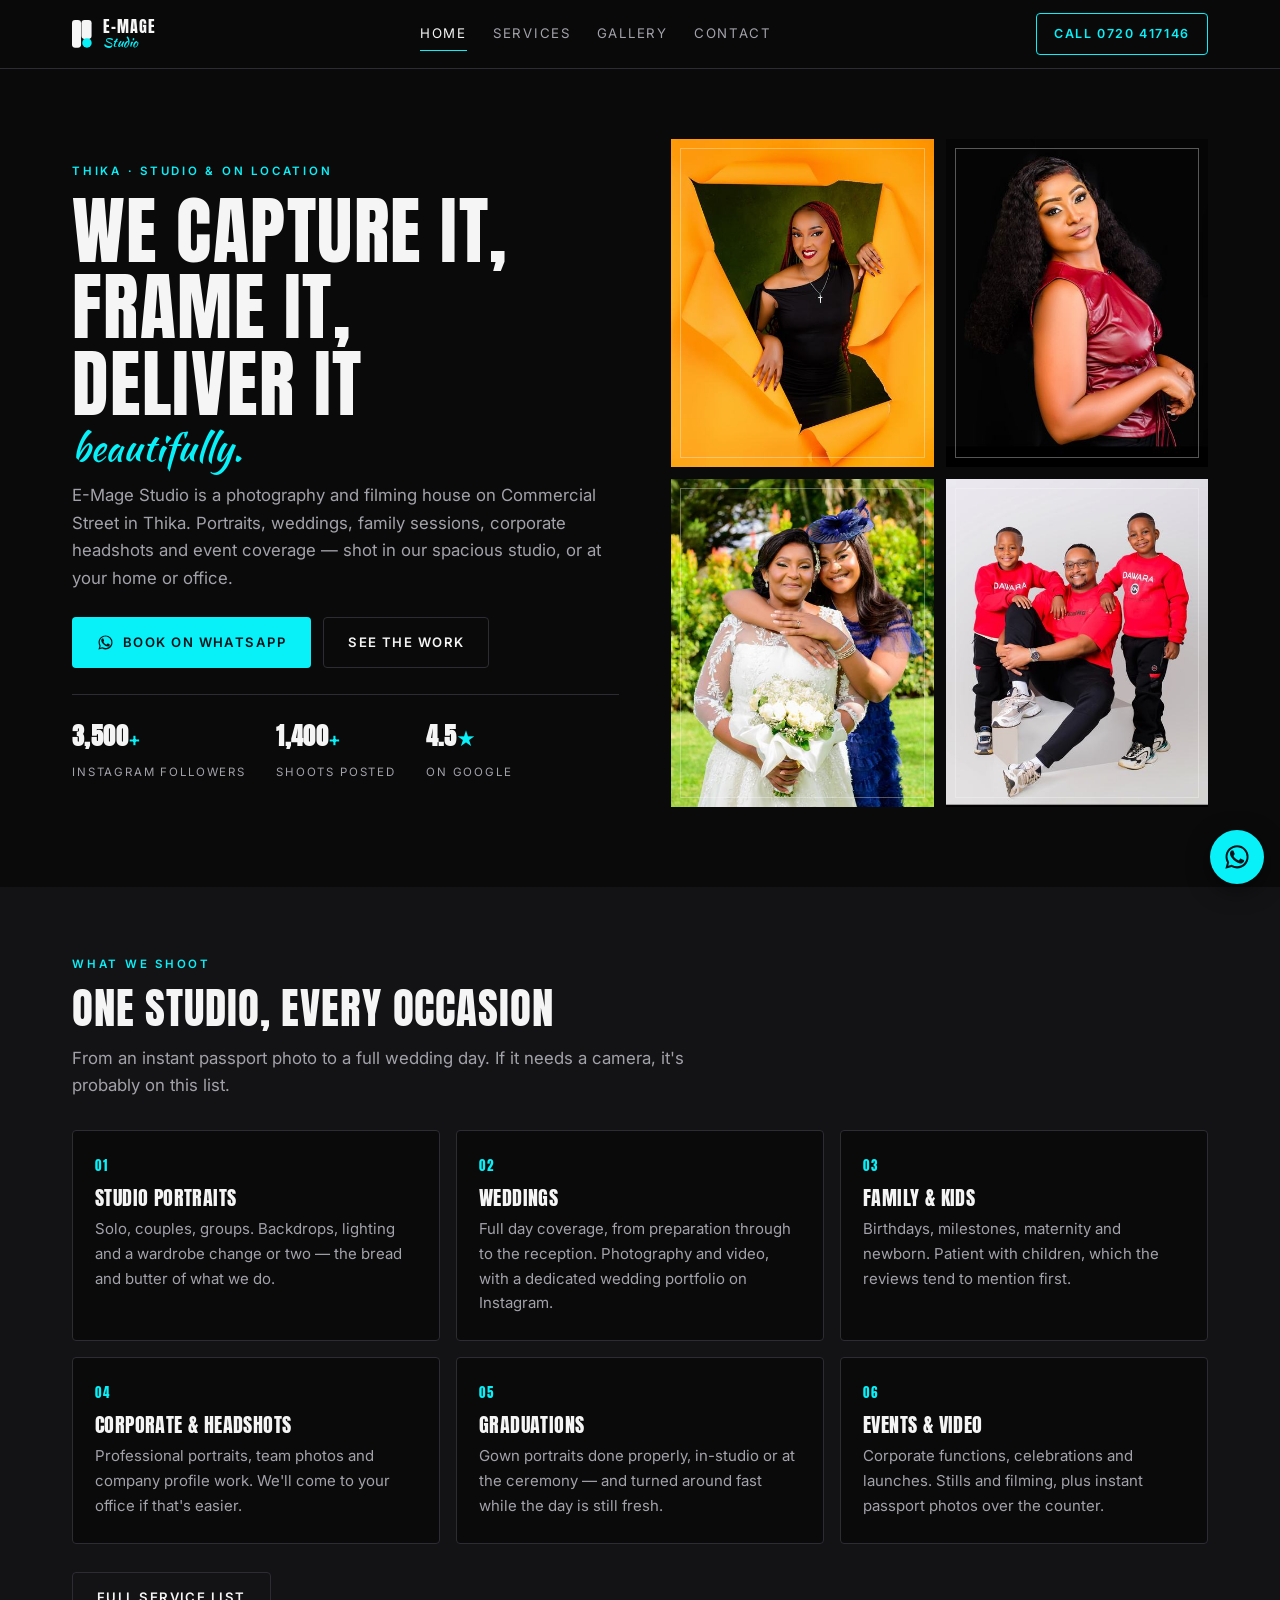
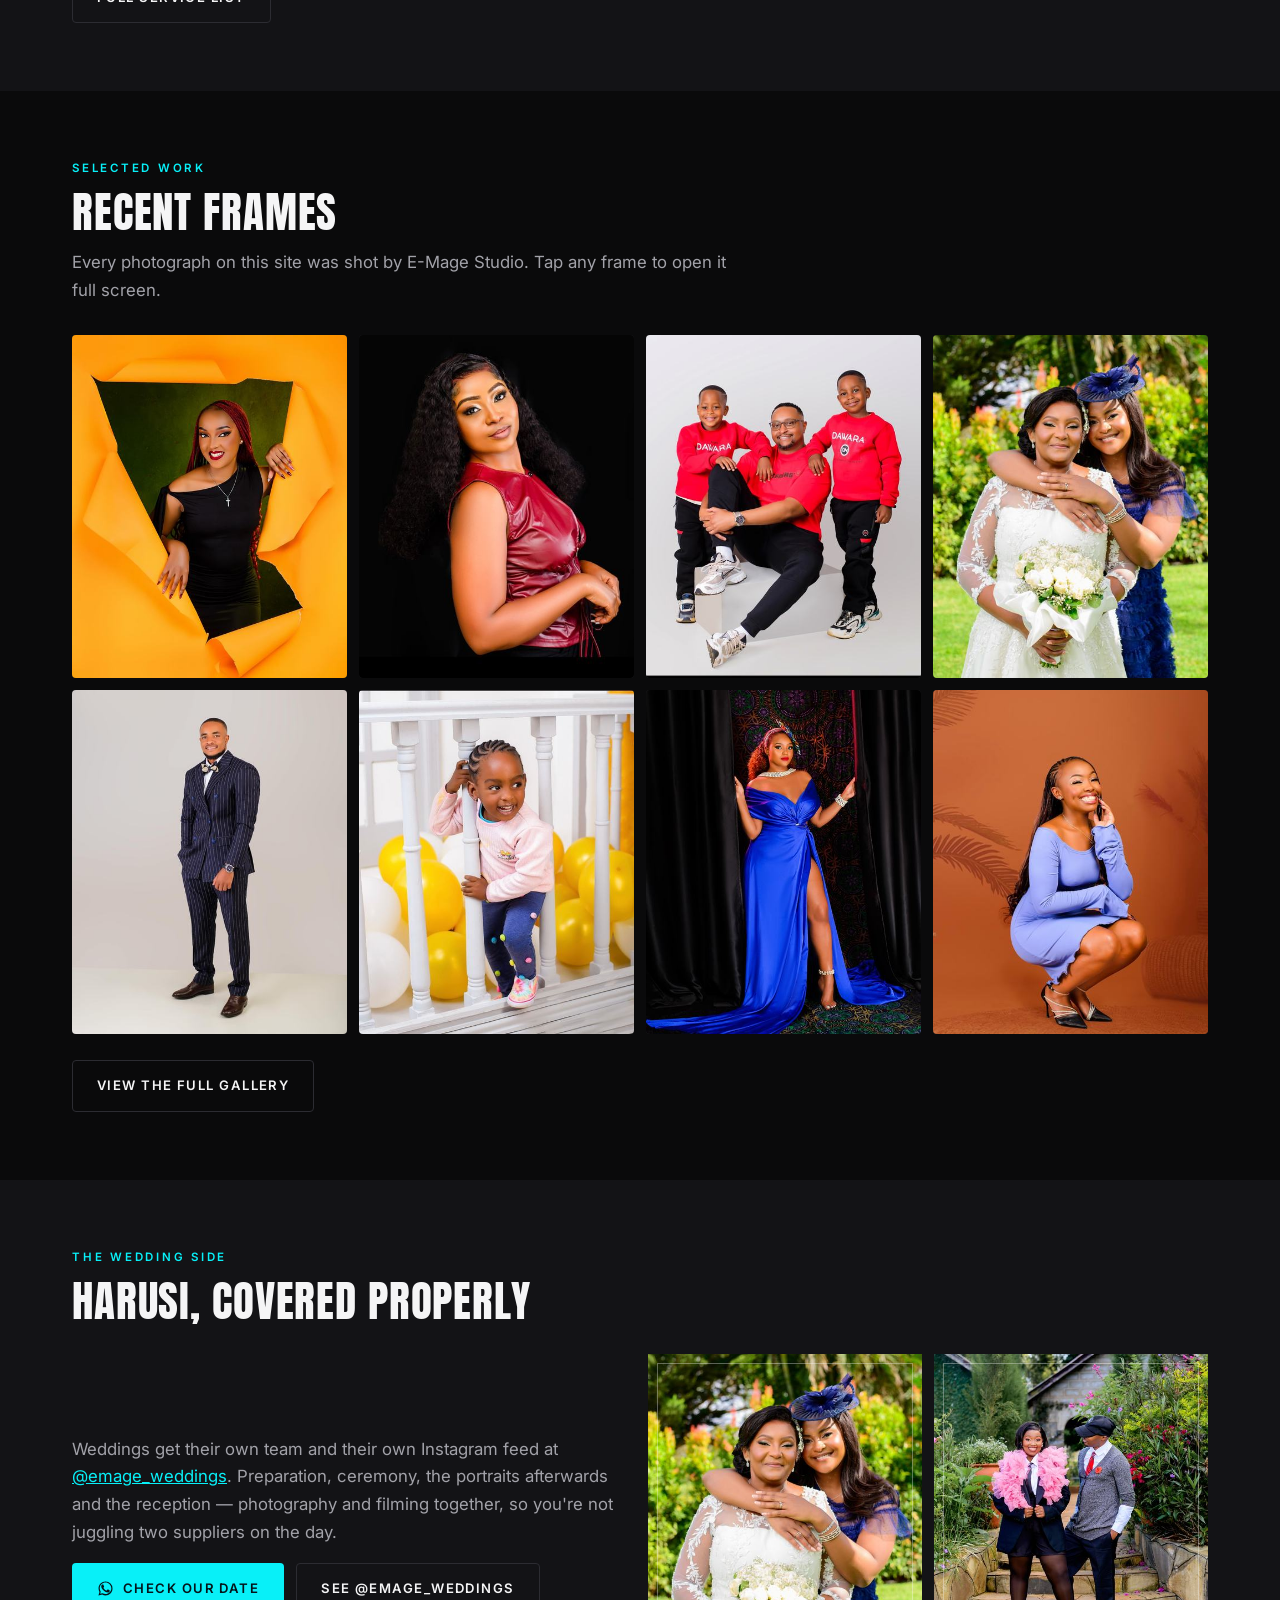
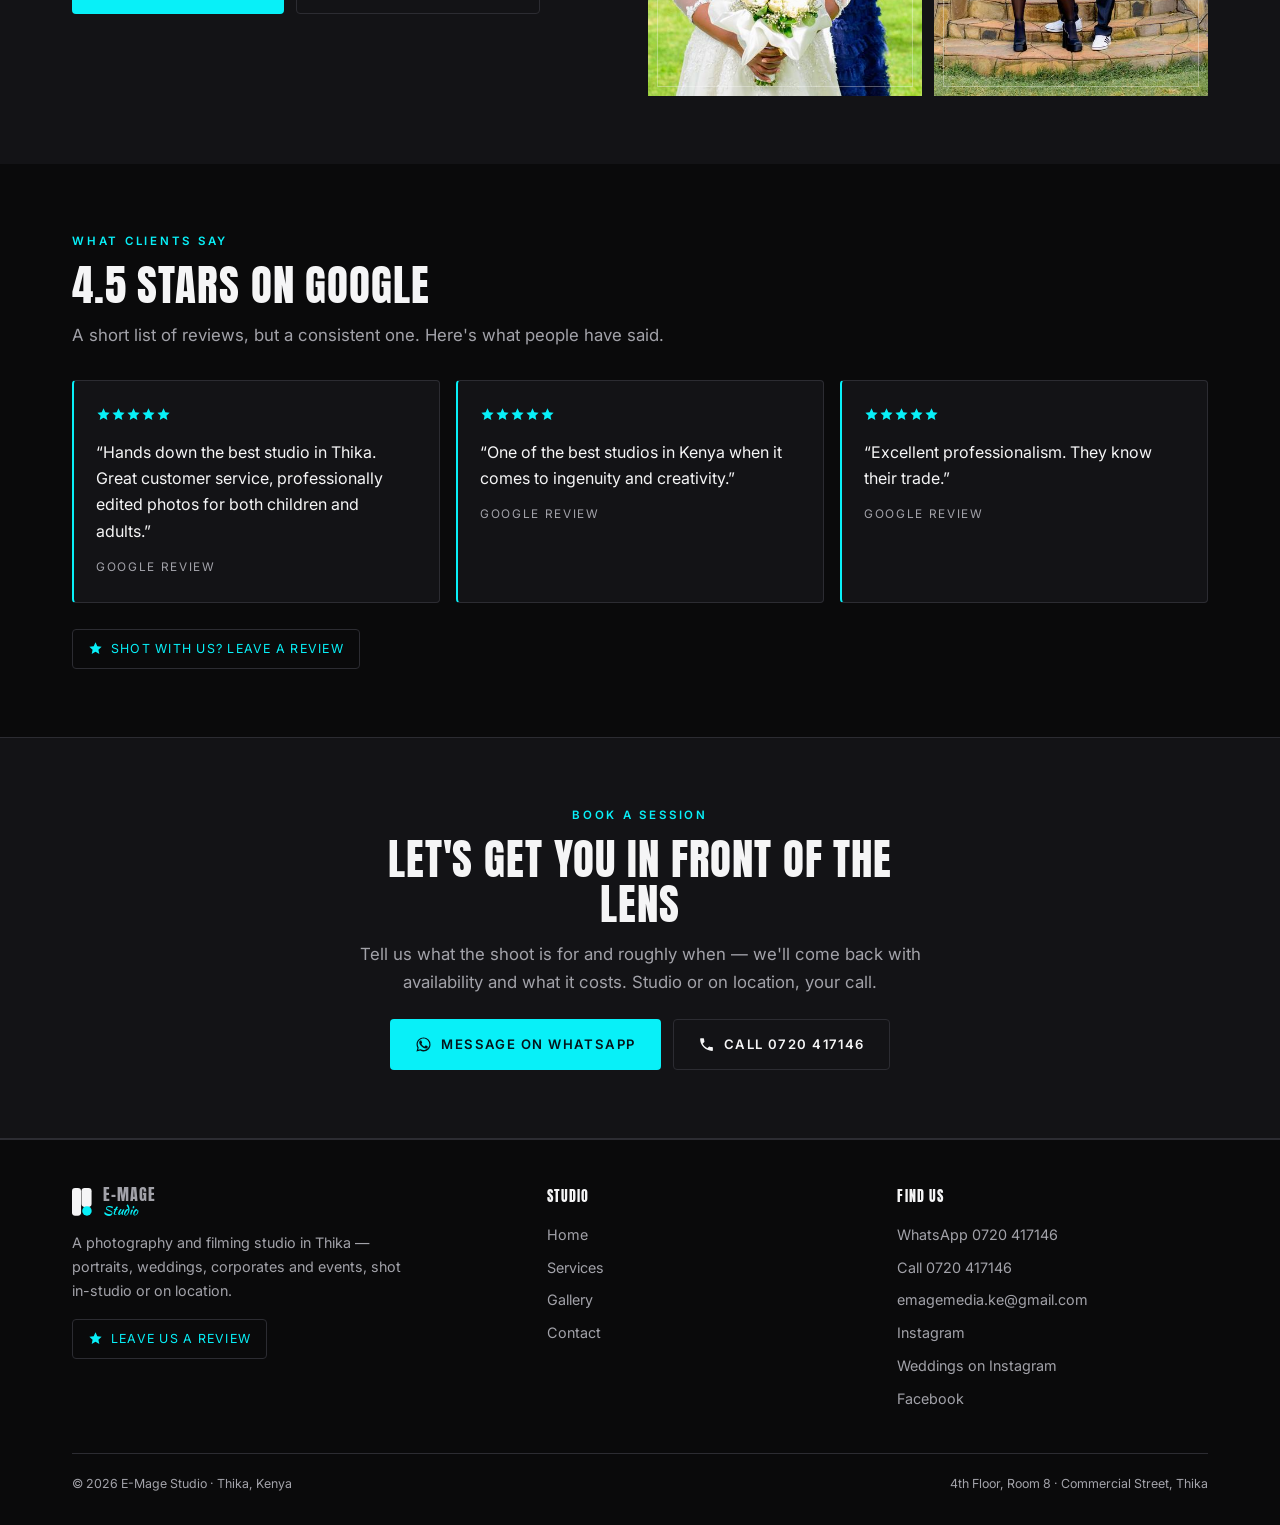
<file: index.html>
<!DOCTYPE html>
<html lang="en">
<head>
<meta charset="utf-8">
<meta name="viewport" content="width=device-width, initial-scale=1">
<title>E-Mage Studio | Photography &amp; Filming in Thika</title>
<meta name="description" content="Portrait, wedding, family, corporate and event photography in Thika. Studio on Commercial Street plus home and office calls. Book on WhatsApp.">
<link rel="canonical" href="https://ignatius-kimeu.github.io/storyfront-emage-studio/index.html">
<meta property="og:type" content="website">
<meta property="og:site_name" content="E-Mage Studio">
<meta property="og:title" content="E-Mage Studio | Photography &amp; Filming in Thika">
<meta property="og:description" content="Portrait, wedding, family, corporate and event photography in Thika. Studio on Commercial Street plus home and office calls. Book on WhatsApp.">
<meta property="og:image" content="https://ignatius-kimeu.github.io/storyfront-emage-studio/og-image.jpg">
<meta property="og:url" content="https://ignatius-kimeu.github.io/storyfront-emage-studio/index.html">
<meta name="twitter:card" content="summary_large_image">
<meta name="twitter:title" content="E-Mage Studio | Photography &amp; Filming in Thika">
<meta name="twitter:description" content="Portrait, wedding, family, corporate and event photography in Thika. Studio on Commercial Street plus home and office calls. Book on WhatsApp.">
<meta name="twitter:image" content="https://ignatius-kimeu.github.io/storyfront-emage-studio/og-image.jpg">
<meta name="theme-color" content="#0A0A0B">
<link rel="icon" href="favicon.svg" type="image/svg+xml">
<link rel="apple-touch-icon" href="apple-touch-icon.png">
<link rel="preload" href="fonts/inter-400.woff2" as="font" type="font/woff2" crossorigin>
<link rel="preload" href="fonts/anton.woff2" as="font" type="font/woff2" crossorigin>
<link rel="stylesheet" href="styles.css">
</head>
<body>

<header class="site-header">
  <div class="wrap hdr">
    <a class="brand" href="index.html" aria-label="E-Mage Studio home">
      <svg viewBox="0 0 95 132" xmlns="http://www.w3.org/2000/svg" aria-hidden="true"><rect x="0" y="0" width="43" height="132" rx="15" fill="#F5F5F6"/><rect x="45" y="0" width="48" height="90" rx="15" fill="#F5F5F6"/><circle cx="71" cy="109" r="22.5" fill="#08F0F8"/></svg>
      <span class="brand-text"><span class="b1">E-MAGE</span><span class="b2">Studio</span></span>
    </a>
    <nav class="nav-desktop" aria-label="Main"><a href="index.html" aria-current="page">Home</a><a href="services.html">Services</a><a href="gallery.html">Gallery</a><a href="contact.html">Contact</a></nav>
    <a class="hdr-cta" href="tel:+254720417146">Call 0720 417146</a>
    <button class="burger" aria-label="Menu" aria-expanded="false" aria-controls="mnav"><span></span></button>
  </div>
</header>
<nav class="nav-mobile" id="mnav" aria-label="Mobile">
  <a href="index.html" aria-current="page">Home</a><a href="services.html">Services</a><a href="gallery.html">Gallery</a><a href="contact.html">Contact</a>
  <div class="m-actions">
    <a class="btn btn-primary" href="https://wa.me/254720417146?text=Hi%20E-Mage%20Studio%2C%20I%20saw%20your%20website%20and%20I%27d%20like%20to%20book%20a%20session." target="_blank" rel="noopener"><svg viewBox="0 0 24 24" fill="currentColor" aria-hidden="true"><path d="M17.47 14.38c-.3-.15-1.76-.87-2.03-.97-.27-.1-.47-.15-.67.15-.2.3-.77.97-.94 1.17-.17.2-.35.22-.65.07-.3-.15-1.26-.46-2.4-1.48-.89-.79-1.49-1.77-1.66-2.07-.17-.3-.02-.46.13-.61.14-.14.3-.35.45-.53.15-.18.2-.3.3-.5.1-.2.05-.38-.02-.53-.08-.15-.67-1.61-.92-2.21-.24-.58-.49-.5-.67-.51h-.57c-.2 0-.52.07-.79.38-.27.3-1.04 1.02-1.04 2.48s1.06 2.88 1.21 3.08c.15.2 2.1 3.2 5.08 4.49.71.3 1.26.49 1.69.63.71.22 1.36.19 1.87.12.57-.09 1.76-.72 2.01-1.41.25-.7.25-1.29.17-1.42-.07-.13-.27-.2-.57-.35z"/><path d="M12.04 2C6.6 2 2.18 6.42 2.18 11.86c0 1.74.46 3.44 1.32 4.94L2 22l5.36-1.4a9.8 9.8 0 0 0 4.68 1.19h.01c5.43 0 9.85-4.42 9.85-9.86A9.79 9.79 0 0 0 12.04 2zm0 17.94h-.01a8.2 8.2 0 0 1-4.17-1.14l-.3-.18-3.1.81.83-3.02-.2-.31a8.13 8.13 0 0 1-1.25-4.34c0-4.52 3.68-8.2 8.2-8.2 2.19 0 4.25.86 5.8 2.41a8.14 8.14 0 0 1 2.4 5.8c0 4.52-3.68 8.17-8.2 8.17z"/></svg> WhatsApp</a>
    <a class="btn btn-ghost" href="tel:+254720417146"><svg viewBox="0 0 24 24" fill="currentColor" aria-hidden="true"><path d="M6.6 10.8a15.1 15.1 0 0 0 6.6 6.6l2.2-2.2c.3-.3.7-.4 1-.2 1.1.4 2.3.6 3.6.6.6 0 1 .4 1 1V20c0 .6-.4 1-1 1C10.6 21 3 13.4 3 4c0-.6.4-1 1-1h3.5c.6 0 1 .4 1 1 0 1.2.2 2.4.6 3.6.1.3 0 .7-.2 1l-2.3 2.2z"/></svg> Call</a>
  </div>
</nav>

<main>

<section class="hero">
  <div class="wrap hero-grid">
    <div class="reveal">
      <p class="eyebrow">Thika &middot; Studio &amp; on location</p>
      <h1>We capture it,<br>frame it,<br>deliver it<span class="script">beautifully.</span></h1>
      <p class="lede">
        E-Mage Studio is a photography and filming house on Commercial Street in Thika.
        Portraits, weddings, family sessions, corporate headshots and event coverage &mdash;
        shot in our spacious studio, or at your home or office.
      </p>
      <div class="btn-row" style="margin-top:24px">
        <a class="btn btn-primary" href="https://wa.me/254720417146?text=Hi%20E-Mage%20Studio%2C%20I%20saw%20your%20website%20and%20I%27d%20like%20to%20book%20a%20session." target="_blank" rel="noopener"><svg viewBox="0 0 24 24" fill="currentColor" aria-hidden="true"><path d="M17.47 14.38c-.3-.15-1.76-.87-2.03-.97-.27-.1-.47-.15-.67.15-.2.3-.77.97-.94 1.17-.17.2-.35.22-.65.07-.3-.15-1.26-.46-2.4-1.48-.89-.79-1.49-1.77-1.66-2.07-.17-.3-.02-.46.13-.61.14-.14.3-.35.45-.53.15-.18.2-.3.3-.5.1-.2.05-.38-.02-.53-.08-.15-.67-1.61-.92-2.21-.24-.58-.49-.5-.67-.51h-.57c-.2 0-.52.07-.79.38-.27.3-1.04 1.02-1.04 2.48s1.06 2.88 1.21 3.08c.15.2 2.1 3.2 5.08 4.49.71.3 1.26.49 1.69.63.71.22 1.36.19 1.87.12.57-.09 1.76-.72 2.01-1.41.25-.7.25-1.29.17-1.42-.07-.13-.27-.2-.57-.35z"/><path d="M12.04 2C6.6 2 2.18 6.42 2.18 11.86c0 1.74.46 3.44 1.32 4.94L2 22l5.36-1.4a9.8 9.8 0 0 0 4.68 1.19h.01c5.43 0 9.85-4.42 9.85-9.86A9.79 9.79 0 0 0 12.04 2zm0 17.94h-.01a8.2 8.2 0 0 1-4.17-1.14l-.3-.18-3.1.81.83-3.02-.2-.31a8.13 8.13 0 0 1-1.25-4.34c0-4.52 3.68-8.2 8.2-8.2 2.19 0 4.25.86 5.8 2.41a8.14 8.14 0 0 1 2.4 5.8c0 4.52-3.68 8.17-8.2 8.17z"/></svg> Book on WhatsApp</a>
        <a class="btn btn-ghost" href="gallery.html">See the work</a>
      </div>
      <div class="stat-strip">
        <div class="stat"><b>3,500<span class="star">+</span></b><span>Instagram followers</span></div>
        <div class="stat"><b>1,400<span class="star">+</span></b><span>Shoots posted</span></div>
        <div class="stat"><b>4.5<span class="star">&#9733;</span></b><span>On Google</span></div>
      </div>
    </div>
    <div class="hero-photos reveal">
      <span class="framed"><span class="ratio r-45 "><img src="images/thumb/p27.jpg" decoding="async" alt="Creative concept shoot by E-Mage Studio, Thika"></span></span>
      <span class="framed"><span class="ratio r-45 "><img src="images/thumb/p24.jpg" decoding="async" alt="Beauty portrait by E-Mage Studio, Thika"></span></span>
      <span class="framed"><span class="ratio r-45 "><img src="images/thumb/p08.jpg" decoding="async" alt="Bridal portrait by E-Mage Studio, Thika"></span></span>
      <span class="framed"><span class="ratio r-45 "><img src="images/thumb/p23.jpg" decoding="async" alt="Family portrait by E-Mage Studio, Thika"></span></span>
    </div>
  </div>
</section>

<section class="alt">
  <div class="wrap">
    <div class="sec-head reveal">
      <p class="eyebrow">What we shoot</p>
      <h2>One studio, every occasion</h2>
      <p class="lede">From an instant passport photo to a full wedding day. If it needs a camera, it's probably on this list.</p>
    </div>
    <div class="grid g3">
      <div class="card reveal"><span class="num">01</span><h3>Studio portraits</h3>
        <p>Solo, couples, groups. Backdrops, lighting and a wardrobe change or two &mdash; the bread and butter of what we do.</p></div>
      <div class="card reveal"><span class="num">02</span><h3>Weddings</h3>
        <p>Full day coverage, from preparation through to the reception. Photography and video, with a dedicated wedding portfolio on Instagram.</p></div>
      <div class="card reveal"><span class="num">03</span><h3>Family &amp; kids</h3>
        <p>Birthdays, milestones, maternity and newborn. Patient with children, which the reviews tend to mention first.</p></div>
      <div class="card reveal"><span class="num">04</span><h3>Corporate &amp; headshots</h3>
        <p>Professional portraits, team photos and company profile work. We'll come to your office if that's easier.</p></div>
      <div class="card reveal"><span class="num">05</span><h3>Graduations</h3>
        <p>Gown portraits done properly, in-studio or at the ceremony &mdash; and turned around fast while the day is still fresh.</p></div>
      <div class="card reveal"><span class="num">06</span><h3>Events &amp; video</h3>
        <p>Corporate functions, celebrations and launches. Stills and filming, plus instant passport photos over the counter.</p></div>
    </div>
    <div class="btn-row reveal" style="margin-top:28px">
      <a class="btn btn-ghost" href="services.html">Full service list</a>
    </div>
  </div>
</section>

<section>
  <div class="wrap">
    <div class="sec-head reveal">
      <p class="eyebrow">Selected work</p>
      <h2>Recent frames</h2>
      <p class="lede">Every photograph on this site was shot by E-Mage Studio. Tap any frame to open it full screen.</p>
    </div>
    <div class="tiles reveal"><button class="tile " data-cat="portrait" data-full="images/full/p27.jpg" data-cap="Creative concept shoot" aria-label="View: Creative concept shoot"><span class="ratio r-45"><img src="images/thumb/p27.jpg" loading="lazy" decoding="async" alt="Creative concept shoot by E-Mage Studio, Thika"></span><span class="cap">Creative concept shoot</span></button><button class="tile " data-cat="portrait" data-full="images/full/p24.jpg" data-cap="Beauty portrait" aria-label="View: Beauty portrait"><span class="ratio r-45"><img src="images/thumb/p24.jpg" loading="lazy" decoding="async" alt="Beauty portrait by E-Mage Studio, Thika"></span><span class="cap">Beauty portrait</span></button><button class="tile " data-cat="family" data-full="images/full/p23.jpg" data-cap="Family portrait" aria-label="View: Family portrait"><span class="ratio r-45"><img src="images/thumb/p23.jpg" loading="lazy" decoding="async" alt="Family portrait by E-Mage Studio, Thika"></span><span class="cap">Family portrait</span></button><button class="tile " data-cat="weddings" data-full="images/full/p08.jpg" data-cap="Bridal portrait" aria-label="View: Bridal portrait"><span class="ratio r-45"><img src="images/thumb/p08.jpg" loading="lazy" decoding="async" alt="Bridal portrait by E-Mage Studio, Thika"></span><span class="cap">Bridal portrait</span></button><button class="tile " data-cat="corporate" data-full="images/full/p16.jpg" data-cap="Full-length suit portrait" aria-label="View: Full-length suit portrait"><span class="ratio r-45"><img src="images/thumb/p16.jpg" loading="lazy" decoding="async" alt="Full-length suit portrait by E-Mage Studio, Thika"></span><span class="cap">Full-length suit portrait</span></button><button class="tile " data-cat="family" data-full="images/full/p29.jpg" data-cap="Kids session" aria-label="View: Kids session"><span class="ratio r-45"><img src="images/thumb/p29.jpg" loading="lazy" decoding="async" alt="Kids session by E-Mage Studio, Thika"></span><span class="cap">Kids session</span></button><button class="tile " data-cat="portrait" data-full="images/full/p31.jpg" data-cap="Gown portrait" aria-label="View: Gown portrait"><span class="ratio r-45"><img src="images/thumb/p31.jpg" loading="lazy" decoding="async" alt="Gown portrait by E-Mage Studio, Thika"></span><span class="cap">Gown portrait</span></button><button class="tile " data-cat="portrait" data-full="images/full/p21.jpg" data-cap="Studio portrait" aria-label="View: Studio portrait"><span class="ratio r-45"><img src="images/thumb/p21.jpg" loading="lazy" decoding="async" alt="Studio portrait by E-Mage Studio, Thika"></span><span class="cap">Studio portrait</span></button></div>
    <div class="btn-row reveal" style="margin-top:26px">
      <a class="btn btn-ghost" href="gallery.html">View the full gallery</a>
    </div>
  </div>
</section>

<section class="alt">
  <div class="wrap">
    <div class="sec-head reveal">
      <p class="eyebrow">The wedding side</p>
      <h2>Harusi, covered properly</h2>
    </div>
    <div class="grid g2" style="align-items:center">
      <div class="reveal">
        <p class="lede">
          Weddings get their own team and their own Instagram feed at
          <a href="https://www.instagram.com/emage_weddings/" target="_blank" rel="noopener" style="color:var(--cyan)">@emage_weddings</a>.
          Preparation, ceremony, the portraits afterwards and the reception &mdash;
          photography and filming together, so you're not juggling two suppliers on the day.
        </p>
        <div class="btn-row">
          <a class="btn btn-primary" href="https://wa.me/254720417146?text=Hi%20E-Mage%20Studio%2C%20I%20saw%20your%20website%20and%20I%27d%20like%20to%20book%20a%20session." target="_blank" rel="noopener"><svg viewBox="0 0 24 24" fill="currentColor" aria-hidden="true"><path d="M17.47 14.38c-.3-.15-1.76-.87-2.03-.97-.27-.1-.47-.15-.67.15-.2.3-.77.97-.94 1.17-.17.2-.35.22-.65.07-.3-.15-1.26-.46-2.4-1.48-.89-.79-1.49-1.77-1.66-2.07-.17-.3-.02-.46.13-.61.14-.14.3-.35.45-.53.15-.18.2-.3.3-.5.1-.2.05-.38-.02-.53-.08-.15-.67-1.61-.92-2.21-.24-.58-.49-.5-.67-.51h-.57c-.2 0-.52.07-.79.38-.27.3-1.04 1.02-1.04 2.48s1.06 2.88 1.21 3.08c.15.2 2.1 3.2 5.08 4.49.71.3 1.26.49 1.69.63.71.22 1.36.19 1.87.12.57-.09 1.76-.72 2.01-1.41.25-.7.25-1.29.17-1.42-.07-.13-.27-.2-.57-.35z"/><path d="M12.04 2C6.6 2 2.18 6.42 2.18 11.86c0 1.74.46 3.44 1.32 4.94L2 22l5.36-1.4a9.8 9.8 0 0 0 4.68 1.19h.01c5.43 0 9.85-4.42 9.85-9.86A9.79 9.79 0 0 0 12.04 2zm0 17.94h-.01a8.2 8.2 0 0 1-4.17-1.14l-.3-.18-3.1.81.83-3.02-.2-.31a8.13 8.13 0 0 1-1.25-4.34c0-4.52 3.68-8.2 8.2-8.2 2.19 0 4.25.86 5.8 2.41a8.14 8.14 0 0 1 2.4 5.8c0 4.52-3.68 8.17-8.2 8.17z"/></svg> Check our date</a>
          <a class="btn btn-ghost" href="https://www.instagram.com/emage_weddings/" target="_blank" rel="noopener">See @emage_weddings</a>
        </div>
      </div>
      <div class="grid g2 reveal" style="gap:12px">
        <span class="framed"><span class="ratio r-45 "><img src="images/thumb/p08.jpg" decoding="async" alt="Bridal portrait by E-Mage Studio, Thika"></span></span>
        <span class="framed"><span class="ratio r-45 "><img src="images/thumb/p28.jpg" decoding="async" alt="Couple shoot by E-Mage Studio, Thika"></span></span>
      </div>
    </div>
  </div>
</section>

<section>
  <div class="wrap">
    <div class="sec-head reveal">
      <p class="eyebrow">What clients say</p>
      <h2>4.5 stars on Google</h2>
      <p class="lede">A short list of reviews, but a consistent one. Here's what people have said.</p>
    </div>
    <div class="grid g3"><div class="quote reveal"><div class="stars"><svg viewBox="0 0 24 24" fill="currentColor" aria-hidden="true" style="width:15px;height:15px"><path d="M12 2l2.9 6.3 6.9.8-5.1 4.7 1.4 6.8L12 17.3 5.9 20.6l1.4-6.8L2.2 9.1l6.9-.8z"/></svg><svg viewBox="0 0 24 24" fill="currentColor" aria-hidden="true" style="width:15px;height:15px"><path d="M12 2l2.9 6.3 6.9.8-5.1 4.7 1.4 6.8L12 17.3 5.9 20.6l1.4-6.8L2.2 9.1l6.9-.8z"/></svg><svg viewBox="0 0 24 24" fill="currentColor" aria-hidden="true" style="width:15px;height:15px"><path d="M12 2l2.9 6.3 6.9.8-5.1 4.7 1.4 6.8L12 17.3 5.9 20.6l1.4-6.8L2.2 9.1l6.9-.8z"/></svg><svg viewBox="0 0 24 24" fill="currentColor" aria-hidden="true" style="width:15px;height:15px"><path d="M12 2l2.9 6.3 6.9.8-5.1 4.7 1.4 6.8L12 17.3 5.9 20.6l1.4-6.8L2.2 9.1l6.9-.8z"/></svg><svg viewBox="0 0 24 24" fill="currentColor" aria-hidden="true" style="width:15px;height:15px"><path d="M12 2l2.9 6.3 6.9.8-5.1 4.7 1.4 6.8L12 17.3 5.9 20.6l1.4-6.8L2.2 9.1l6.9-.8z"/></svg></div><p>&ldquo;Hands down the best studio in Thika. Great customer service, professionally edited photos for both children and adults.&rdquo;</p><p class="who">Google review</p></div><div class="quote reveal"><div class="stars"><svg viewBox="0 0 24 24" fill="currentColor" aria-hidden="true" style="width:15px;height:15px"><path d="M12 2l2.9 6.3 6.9.8-5.1 4.7 1.4 6.8L12 17.3 5.9 20.6l1.4-6.8L2.2 9.1l6.9-.8z"/></svg><svg viewBox="0 0 24 24" fill="currentColor" aria-hidden="true" style="width:15px;height:15px"><path d="M12 2l2.9 6.3 6.9.8-5.1 4.7 1.4 6.8L12 17.3 5.9 20.6l1.4-6.8L2.2 9.1l6.9-.8z"/></svg><svg viewBox="0 0 24 24" fill="currentColor" aria-hidden="true" style="width:15px;height:15px"><path d="M12 2l2.9 6.3 6.9.8-5.1 4.7 1.4 6.8L12 17.3 5.9 20.6l1.4-6.8L2.2 9.1l6.9-.8z"/></svg><svg viewBox="0 0 24 24" fill="currentColor" aria-hidden="true" style="width:15px;height:15px"><path d="M12 2l2.9 6.3 6.9.8-5.1 4.7 1.4 6.8L12 17.3 5.9 20.6l1.4-6.8L2.2 9.1l6.9-.8z"/></svg><svg viewBox="0 0 24 24" fill="currentColor" aria-hidden="true" style="width:15px;height:15px"><path d="M12 2l2.9 6.3 6.9.8-5.1 4.7 1.4 6.8L12 17.3 5.9 20.6l1.4-6.8L2.2 9.1l6.9-.8z"/></svg></div><p>&ldquo;One of the best studios in Kenya when it comes to ingenuity and creativity.&rdquo;</p><p class="who">Google review</p></div><div class="quote reveal"><div class="stars"><svg viewBox="0 0 24 24" fill="currentColor" aria-hidden="true" style="width:15px;height:15px"><path d="M12 2l2.9 6.3 6.9.8-5.1 4.7 1.4 6.8L12 17.3 5.9 20.6l1.4-6.8L2.2 9.1l6.9-.8z"/></svg><svg viewBox="0 0 24 24" fill="currentColor" aria-hidden="true" style="width:15px;height:15px"><path d="M12 2l2.9 6.3 6.9.8-5.1 4.7 1.4 6.8L12 17.3 5.9 20.6l1.4-6.8L2.2 9.1l6.9-.8z"/></svg><svg viewBox="0 0 24 24" fill="currentColor" aria-hidden="true" style="width:15px;height:15px"><path d="M12 2l2.9 6.3 6.9.8-5.1 4.7 1.4 6.8L12 17.3 5.9 20.6l1.4-6.8L2.2 9.1l6.9-.8z"/></svg><svg viewBox="0 0 24 24" fill="currentColor" aria-hidden="true" style="width:15px;height:15px"><path d="M12 2l2.9 6.3 6.9.8-5.1 4.7 1.4 6.8L12 17.3 5.9 20.6l1.4-6.8L2.2 9.1l6.9-.8z"/></svg><svg viewBox="0 0 24 24" fill="currentColor" aria-hidden="true" style="width:15px;height:15px"><path d="M12 2l2.9 6.3 6.9.8-5.1 4.7 1.4 6.8L12 17.3 5.9 20.6l1.4-6.8L2.2 9.1l6.9-.8z"/></svg></div><p>&ldquo;Excellent professionalism. They know their trade.&rdquo;</p><p class="who">Google review</p></div></div>
    <div class="btn-row reveal" style="margin-top:26px">
      <a class="review-link" href="https://search.google.com/local/writereview?placeid=ChIJx3PICbxPLxgR9AFClpNpghA" target="_blank" rel="noopener"><svg viewBox="0 0 24 24" fill="currentColor" aria-hidden="true" style="width:15px;height:15px"><path d="M12 2l2.9 6.3 6.9.8-5.1 4.7 1.4 6.8L12 17.3 5.9 20.6l1.4-6.8L2.2 9.1l6.9-.8z"/></svg> Shot with us? Leave a review</a>
    </div>
  </div>
</section>


<section class="cta-band">
  <div class="wrap inner reveal">
    <p class="eyebrow">Book a session</p>
    <h2>Let's get you in front of the lens</h2>
    <p class="lede" style="margin:0 auto 22px">
      Tell us what the shoot is for and roughly when &mdash; we'll come back with
      availability and what it costs. Studio or on location, your call.
    </p>
    <div class="btn-row">
      <a class="btn btn-primary" href="https://wa.me/254720417146?text=Hi%20E-Mage%20Studio%2C%20I%20saw%20your%20website%20and%20I%27d%20like%20to%20book%20a%20session." target="_blank" rel="noopener"><svg viewBox="0 0 24 24" fill="currentColor" aria-hidden="true"><path d="M17.47 14.38c-.3-.15-1.76-.87-2.03-.97-.27-.1-.47-.15-.67.15-.2.3-.77.97-.94 1.17-.17.2-.35.22-.65.07-.3-.15-1.26-.46-2.4-1.48-.89-.79-1.49-1.77-1.66-2.07-.17-.3-.02-.46.13-.61.14-.14.3-.35.45-.53.15-.18.2-.3.3-.5.1-.2.05-.38-.02-.53-.08-.15-.67-1.61-.92-2.21-.24-.58-.49-.5-.67-.51h-.57c-.2 0-.52.07-.79.38-.27.3-1.04 1.02-1.04 2.48s1.06 2.88 1.21 3.08c.15.2 2.1 3.2 5.08 4.49.71.3 1.26.49 1.69.63.71.22 1.36.19 1.87.12.57-.09 1.76-.72 2.01-1.41.25-.7.25-1.29.17-1.42-.07-.13-.27-.2-.57-.35z"/><path d="M12.04 2C6.6 2 2.18 6.42 2.18 11.86c0 1.74.46 3.44 1.32 4.94L2 22l5.36-1.4a9.8 9.8 0 0 0 4.68 1.19h.01c5.43 0 9.85-4.42 9.85-9.86A9.79 9.79 0 0 0 12.04 2zm0 17.94h-.01a8.2 8.2 0 0 1-4.17-1.14l-.3-.18-3.1.81.83-3.02-.2-.31a8.13 8.13 0 0 1-1.25-4.34c0-4.52 3.68-8.2 8.2-8.2 2.19 0 4.25.86 5.8 2.41a8.14 8.14 0 0 1 2.4 5.8c0 4.52-3.68 8.17-8.2 8.17z"/></svg> Message on WhatsApp</a>
      <a class="btn btn-ghost" href="tel:+254720417146"><svg viewBox="0 0 24 24" fill="currentColor" aria-hidden="true"><path d="M6.6 10.8a15.1 15.1 0 0 0 6.6 6.6l2.2-2.2c.3-.3.7-.4 1-.2 1.1.4 2.3.6 3.6.6.6 0 1 .4 1 1V20c0 .6-.4 1-1 1C10.6 21 3 13.4 3 4c0-.6.4-1 1-1h3.5c.6 0 1 .4 1 1 0 1.2.2 2.4.6 3.6.1.3 0 .7-.2 1l-2.3 2.2z"/></svg> Call 0720 417146</a>
    </div>
  </div>
</section>

</main>

<div class="lb" role="dialog" aria-modal="true" aria-label="Photo viewer">
  <button class="lb-btn lb-close" aria-label="Close">&times;</button>
  <button class="lb-btn lb-prev" aria-label="Previous">&#8249;</button>
  <img alt="" src="[data-uri]">
  <button class="lb-btn lb-next" aria-label="Next">&#8250;</button>
  <div class="lb-cap"></div>
</div>


<footer class="site-footer">
  <div class="wrap">
    <div class="foot-grid">
      <div>
        <a class="brand" href="index.html" style="margin-bottom:14px">
          <svg viewBox="0 0 95 132" xmlns="http://www.w3.org/2000/svg" aria-hidden="true"><rect x="0" y="0" width="43" height="132" rx="15" fill="#F5F5F6"/><rect x="45" y="0" width="48" height="90" rx="15" fill="#F5F5F6"/><circle cx="71" cy="109" r="22.5" fill="#08F0F8"/></svg>
          <span class="brand-text"><span class="b1">E-MAGE</span><span class="b2">Studio</span></span>
        </a>
        <p style="color:var(--muted);max-width:38ch;font-size:.9rem">
          A photography and filming studio in Thika &mdash; portraits, weddings,
          corporates and events, shot in-studio or on location.
        </p>
        <a class="review-link" href="https://search.google.com/local/writereview?placeid=ChIJx3PICbxPLxgR9AFClpNpghA" target="_blank" rel="noopener"><svg viewBox="0 0 24 24" fill="currentColor" aria-hidden="true" style="width:15px;height:15px"><path d="M12 2l2.9 6.3 6.9.8-5.1 4.7 1.4 6.8L12 17.3 5.9 20.6l1.4-6.8L2.2 9.1l6.9-.8z"/></svg> Leave us a review</a>
      </div>
      <div>
        <h4>Studio</h4>
        <ul>
          <li><a href="index.html">Home</a></li>
          <li><a href="services.html">Services</a></li>
          <li><a href="gallery.html">Gallery</a></li>
          <li><a href="contact.html">Contact</a></li>
        </ul>
      </div>
      <div>
        <h4>Find us</h4>
        <ul>
          <li><a href="https://wa.me/254720417146?text=Hi%20E-Mage%20Studio%2C%20I%20saw%20your%20website%20and%20I%27d%20like%20to%20book%20a%20session." target="_blank" rel="noopener">WhatsApp 0720 417146</a></li>
          <li><a href="tel:+254720417146">Call 0720 417146</a></li>
          <li><a href="mailto:emagemedia.ke@gmail.com">emagemedia.ke@gmail.com</a></li>
          <li><a href="https://www.instagram.com/emage_studio.ke/" target="_blank" rel="noopener">Instagram</a></li>
          <li><a href="https://www.instagram.com/emage_weddings/" target="_blank" rel="noopener">Weddings on Instagram</a></li>
          <li><a href="https://www.facebook.com/emagestudio.ke/" target="_blank" rel="noopener">Facebook</a></li>
        </ul>
      </div>
    </div>
    <div class="foot-note">
      <span>&copy; 2026 E-Mage Studio &middot; Thika, Kenya</span>
      <span>4th Floor, Room 8 &middot; Commercial Street, Thika</span>
    </div>
  </div>
</footer>

<a class="wa-float" href="https://wa.me/254720417146?text=Hi%20E-Mage%20Studio%2C%20I%20saw%20your%20website%20and%20I%27d%20like%20to%20book%20a%20session." target="_blank" rel="noopener" aria-label="Chat with E-Mage Studio on WhatsApp"><svg viewBox="0 0 24 24" fill="currentColor" aria-hidden="true"><path d="M17.47 14.38c-.3-.15-1.76-.87-2.03-.97-.27-.1-.47-.15-.67.15-.2.3-.77.97-.94 1.17-.17.2-.35.22-.65.07-.3-.15-1.26-.46-2.4-1.48-.89-.79-1.49-1.77-1.66-2.07-.17-.3-.02-.46.13-.61.14-.14.3-.35.45-.53.15-.18.2-.3.3-.5.1-.2.05-.38-.02-.53-.08-.15-.67-1.61-.92-2.21-.24-.58-.49-.5-.67-.51h-.57c-.2 0-.52.07-.79.38-.27.3-1.04 1.02-1.04 2.48s1.06 2.88 1.21 3.08c.15.2 2.1 3.2 5.08 4.49.71.3 1.26.49 1.69.63.71.22 1.36.19 1.87.12.57-.09 1.76-.72 2.01-1.41.25-.7.25-1.29.17-1.42-.07-.13-.27-.2-.57-.35z"/><path d="M12.04 2C6.6 2 2.18 6.42 2.18 11.86c0 1.74.46 3.44 1.32 4.94L2 22l5.36-1.4a9.8 9.8 0 0 0 4.68 1.19h.01c5.43 0 9.85-4.42 9.85-9.86A9.79 9.79 0 0 0 12.04 2zm0 17.94h-.01a8.2 8.2 0 0 1-4.17-1.14l-.3-.18-3.1.81.83-3.02-.2-.31a8.13 8.13 0 0 1-1.25-4.34c0-4.52 3.68-8.2 8.2-8.2 2.19 0 4.25.86 5.8 2.41a8.14 8.14 0 0 1 2.4 5.8c0 4.52-3.68 8.17-8.2 8.17z"/></svg></a>

<script src="app.js"></script>
</body>
</html>
</file>
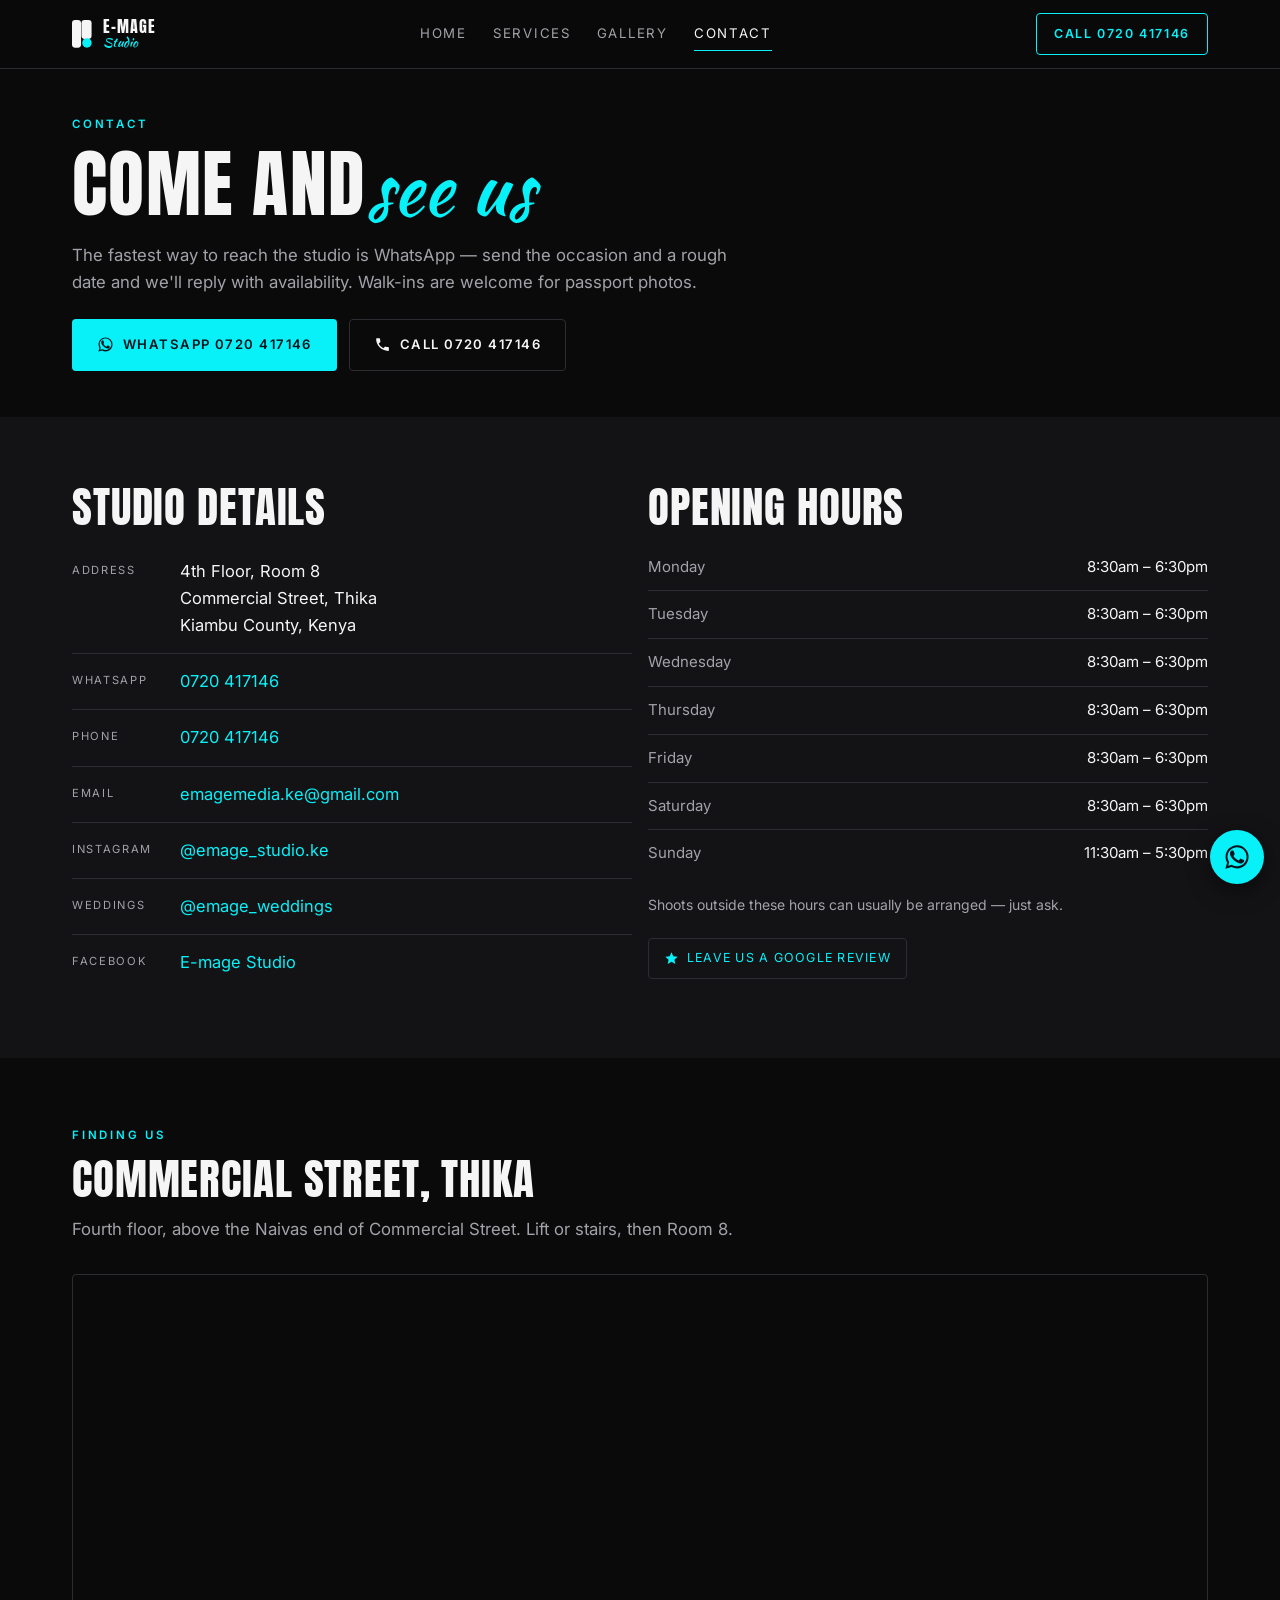
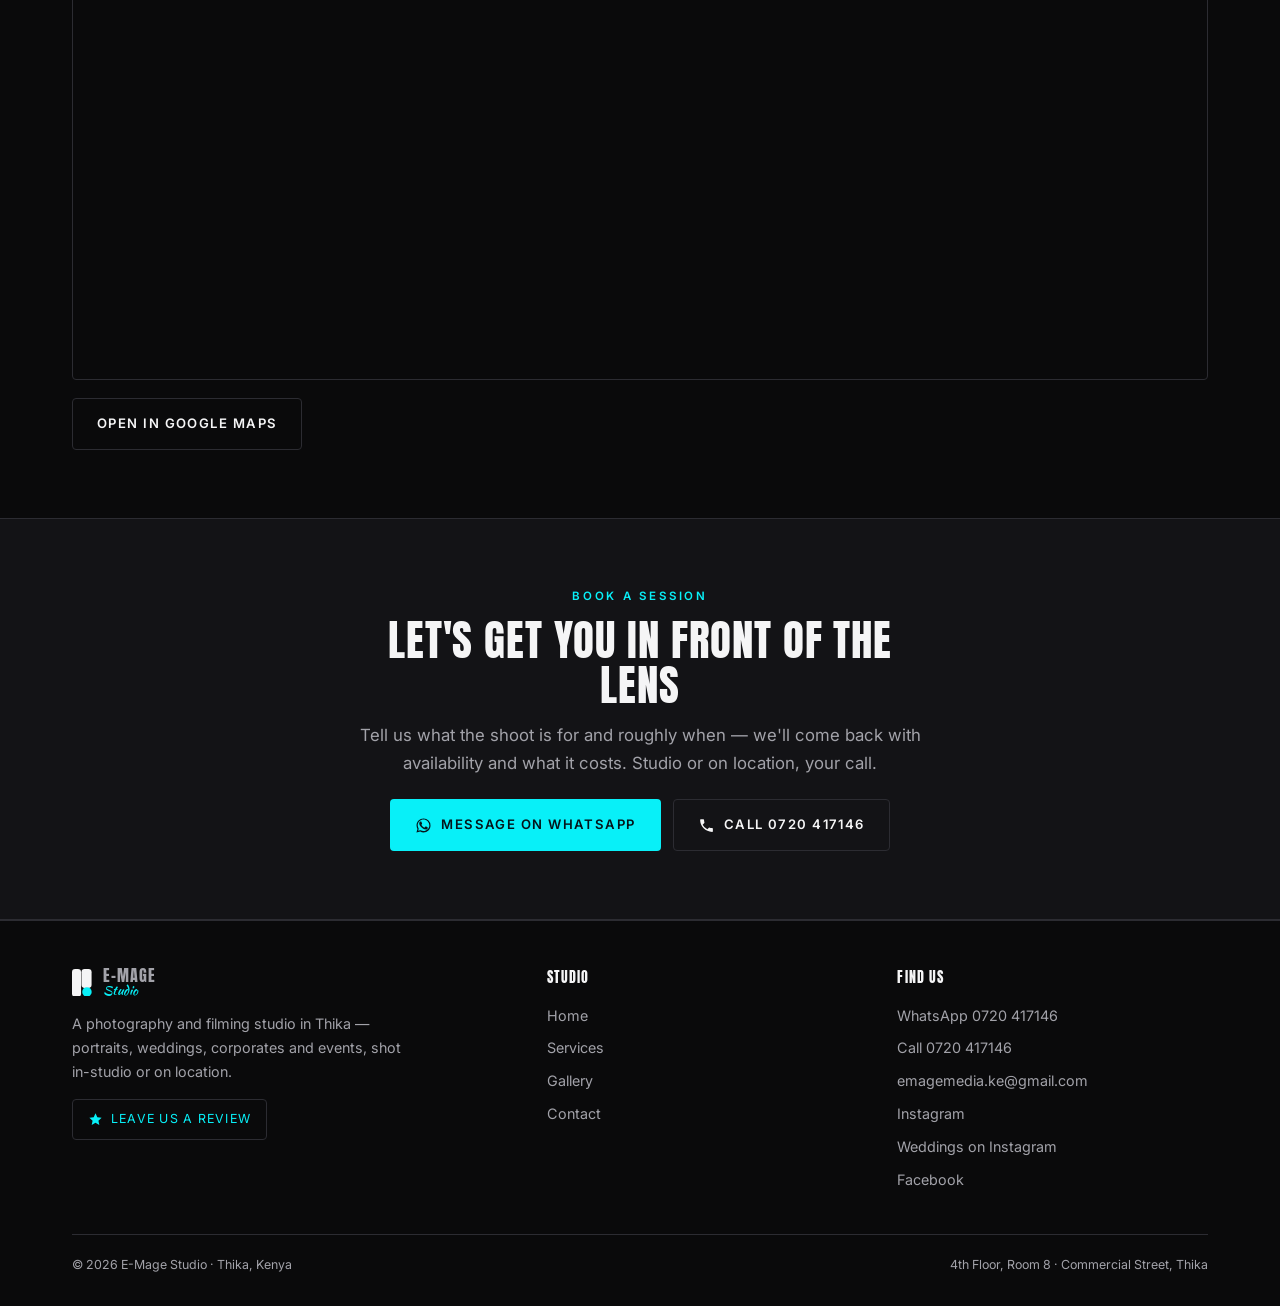
<file: contact.html>
<!DOCTYPE html>
<html lang="en">
<head>
<meta charset="utf-8">
<meta name="viewport" content="width=device-width, initial-scale=1">
<title>Contact &amp; Visit | E-Mage Studio Thika</title>
<meta name="description" content="Find E-Mage Studio on the 4th floor, Commercial Street, Thika. WhatsApp 0720 417146, opening hours, and directions.">
<link rel="canonical" href="https://ignatius-kimeu.github.io/storyfront-emage-studio/contact.html">
<meta property="og:type" content="website">
<meta property="og:site_name" content="E-Mage Studio">
<meta property="og:title" content="Contact &amp; Visit | E-Mage Studio Thika">
<meta property="og:description" content="Find E-Mage Studio on the 4th floor, Commercial Street, Thika. WhatsApp 0720 417146, opening hours, and directions.">
<meta property="og:image" content="https://ignatius-kimeu.github.io/storyfront-emage-studio/og-image.jpg">
<meta property="og:url" content="https://ignatius-kimeu.github.io/storyfront-emage-studio/contact.html">
<meta name="twitter:card" content="summary_large_image">
<meta name="twitter:title" content="Contact &amp; Visit | E-Mage Studio Thika">
<meta name="twitter:description" content="Find E-Mage Studio on the 4th floor, Commercial Street, Thika. WhatsApp 0720 417146, opening hours, and directions.">
<meta name="twitter:image" content="https://ignatius-kimeu.github.io/storyfront-emage-studio/og-image.jpg">
<meta name="theme-color" content="#0A0A0B">
<link rel="icon" href="favicon.svg" type="image/svg+xml">
<link rel="apple-touch-icon" href="apple-touch-icon.png">
<link rel="preload" href="fonts/inter-400.woff2" as="font" type="font/woff2" crossorigin>
<link rel="preload" href="fonts/anton.woff2" as="font" type="font/woff2" crossorigin>
<link rel="stylesheet" href="styles.css">
</head>
<body>

<header class="site-header">
  <div class="wrap hdr">
    <a class="brand" href="index.html" aria-label="E-Mage Studio home">
      <svg viewBox="0 0 95 132" xmlns="http://www.w3.org/2000/svg" aria-hidden="true"><rect x="0" y="0" width="43" height="132" rx="15" fill="#F5F5F6"/><rect x="45" y="0" width="48" height="90" rx="15" fill="#F5F5F6"/><circle cx="71" cy="109" r="22.5" fill="#08F0F8"/></svg>
      <span class="brand-text"><span class="b1">E-MAGE</span><span class="b2">Studio</span></span>
    </a>
    <nav class="nav-desktop" aria-label="Main"><a href="index.html">Home</a><a href="services.html">Services</a><a href="gallery.html">Gallery</a><a href="contact.html" aria-current="page">Contact</a></nav>
    <a class="hdr-cta" href="tel:+254720417146">Call 0720 417146</a>
    <button class="burger" aria-label="Menu" aria-expanded="false" aria-controls="mnav"><span></span></button>
  </div>
</header>
<nav class="nav-mobile" id="mnav" aria-label="Mobile">
  <a href="index.html">Home</a><a href="services.html">Services</a><a href="gallery.html">Gallery</a><a href="contact.html" aria-current="page">Contact</a>
  <div class="m-actions">
    <a class="btn btn-primary" href="https://wa.me/254720417146?text=Hi%20E-Mage%20Studio%2C%20I%20saw%20your%20website%20and%20I%27d%20like%20to%20book%20a%20session." target="_blank" rel="noopener"><svg viewBox="0 0 24 24" fill="currentColor" aria-hidden="true"><path d="M17.47 14.38c-.3-.15-1.76-.87-2.03-.97-.27-.1-.47-.15-.67.15-.2.3-.77.97-.94 1.17-.17.2-.35.22-.65.07-.3-.15-1.26-.46-2.4-1.48-.89-.79-1.49-1.77-1.66-2.07-.17-.3-.02-.46.13-.61.14-.14.3-.35.45-.53.15-.18.2-.3.3-.5.1-.2.05-.38-.02-.53-.08-.15-.67-1.61-.92-2.21-.24-.58-.49-.5-.67-.51h-.57c-.2 0-.52.07-.79.38-.27.3-1.04 1.02-1.04 2.48s1.06 2.88 1.21 3.08c.15.2 2.1 3.2 5.08 4.49.71.3 1.26.49 1.69.63.71.22 1.36.19 1.87.12.57-.09 1.76-.72 2.01-1.41.25-.7.25-1.29.17-1.42-.07-.13-.27-.2-.57-.35z"/><path d="M12.04 2C6.6 2 2.18 6.42 2.18 11.86c0 1.74.46 3.44 1.32 4.94L2 22l5.36-1.4a9.8 9.8 0 0 0 4.68 1.19h.01c5.43 0 9.85-4.42 9.85-9.86A9.79 9.79 0 0 0 12.04 2zm0 17.94h-.01a8.2 8.2 0 0 1-4.17-1.14l-.3-.18-3.1.81.83-3.02-.2-.31a8.13 8.13 0 0 1-1.25-4.34c0-4.52 3.68-8.2 8.2-8.2 2.19 0 4.25.86 5.8 2.41a8.14 8.14 0 0 1 2.4 5.8c0 4.52-3.68 8.17-8.2 8.17z"/></svg> WhatsApp</a>
    <a class="btn btn-ghost" href="tel:+254720417146"><svg viewBox="0 0 24 24" fill="currentColor" aria-hidden="true"><path d="M6.6 10.8a15.1 15.1 0 0 0 6.6 6.6l2.2-2.2c.3-.3.7-.4 1-.2 1.1.4 2.3.6 3.6.6.6 0 1 .4 1 1V20c0 .6-.4 1-1 1C10.6 21 3 13.4 3 4c0-.6.4-1 1-1h3.5c.6 0 1 .4 1 1 0 1.2.2 2.4.6 3.6.1.3 0 .7-.2 1l-2.3 2.2z"/></svg> Call</a>
  </div>
</nav>

<main>
<section class="tight">
  <div class="wrap reveal">
    <p class="eyebrow">Contact</p>
    <h1>Come and<span class="script">see us</span></h1>
    <p class="lede">
      The fastest way to reach the studio is WhatsApp &mdash; send the occasion and a rough date
      and we'll reply with availability. Walk-ins are welcome for passport photos.
    </p>
    <div class="btn-row" style="margin-top:22px">
      <a class="btn btn-primary" href="https://wa.me/254720417146?text=Hi%20E-Mage%20Studio%2C%20I%20saw%20your%20website%20and%20I%27d%20like%20to%20book%20a%20session." target="_blank" rel="noopener"><svg viewBox="0 0 24 24" fill="currentColor" aria-hidden="true"><path d="M17.47 14.38c-.3-.15-1.76-.87-2.03-.97-.27-.1-.47-.15-.67.15-.2.3-.77.97-.94 1.17-.17.2-.35.22-.65.07-.3-.15-1.26-.46-2.4-1.48-.89-.79-1.49-1.77-1.66-2.07-.17-.3-.02-.46.13-.61.14-.14.3-.35.45-.53.15-.18.2-.3.3-.5.1-.2.05-.38-.02-.53-.08-.15-.67-1.61-.92-2.21-.24-.58-.49-.5-.67-.51h-.57c-.2 0-.52.07-.79.38-.27.3-1.04 1.02-1.04 2.48s1.06 2.88 1.21 3.08c.15.2 2.1 3.2 5.08 4.49.71.3 1.26.49 1.69.63.71.22 1.36.19 1.87.12.57-.09 1.76-.72 2.01-1.41.25-.7.25-1.29.17-1.42-.07-.13-.27-.2-.57-.35z"/><path d="M12.04 2C6.6 2 2.18 6.42 2.18 11.86c0 1.74.46 3.44 1.32 4.94L2 22l5.36-1.4a9.8 9.8 0 0 0 4.68 1.19h.01c5.43 0 9.85-4.42 9.85-9.86A9.79 9.79 0 0 0 12.04 2zm0 17.94h-.01a8.2 8.2 0 0 1-4.17-1.14l-.3-.18-3.1.81.83-3.02-.2-.31a8.13 8.13 0 0 1-1.25-4.34c0-4.52 3.68-8.2 8.2-8.2 2.19 0 4.25.86 5.8 2.41a8.14 8.14 0 0 1 2.4 5.8c0 4.52-3.68 8.17-8.2 8.17z"/></svg> WhatsApp 0720 417146</a>
      <a class="btn btn-ghost" href="tel:+254720417146"><svg viewBox="0 0 24 24" fill="currentColor" aria-hidden="true"><path d="M6.6 10.8a15.1 15.1 0 0 0 6.6 6.6l2.2-2.2c.3-.3.7-.4 1-.2 1.1.4 2.3.6 3.6.6.6 0 1 .4 1 1V20c0 .6-.4 1-1 1C10.6 21 3 13.4 3 4c0-.6.4-1 1-1h3.5c.6 0 1 .4 1 1 0 1.2.2 2.4.6 3.6.1.3 0 .7-.2 1l-2.3 2.2z"/></svg> Call 0720 417146</a>
    </div>
  </div>
</section>

<section class="alt">
  <div class="wrap">
    <div class="grid g2">
      <div class="reveal">
        <h2>Studio details</h2>
        <ul class="info-list">
          <li><span class="k">Address</span><span class="v">4th Floor, Room 8<br>Commercial Street, Thika<br>Kiambu County, Kenya</span></li>
          <li><span class="k">WhatsApp</span><span class="v"><a href="https://wa.me/254720417146?text=Hi%20E-Mage%20Studio%2C%20I%20saw%20your%20website%20and%20I%27d%20like%20to%20book%20a%20session." target="_blank" rel="noopener">0720 417146</a></span></li>
          <li><span class="k">Phone</span><span class="v"><a href="tel:+254720417146">0720 417146</a></span></li>
          <li><span class="k">Email</span><span class="v"><a href="mailto:emagemedia.ke@gmail.com">emagemedia.ke@gmail.com</a></span></li>
          <li><span class="k">Instagram</span><span class="v"><a href="https://www.instagram.com/emage_studio.ke/" target="_blank" rel="noopener">@emage_studio.ke</a></span></li>
          <li><span class="k">Weddings</span><span class="v"><a href="https://www.instagram.com/emage_weddings/" target="_blank" rel="noopener">@emage_weddings</a></span></li>
          <li><span class="k">Facebook</span><span class="v"><a href="https://www.facebook.com/emagestudio.ke/" target="_blank" rel="noopener">E-mage Studio</a></span></li>
        </ul>
      </div>
      <div class="reveal">
        <h2>Opening hours</h2>
        <ul class="hours">
          <li><span class="d">Monday</span><span>8:30am &ndash; 6:30pm</span></li>
          <li><span class="d">Tuesday</span><span>8:30am &ndash; 6:30pm</span></li>
          <li><span class="d">Wednesday</span><span>8:30am &ndash; 6:30pm</span></li>
          <li><span class="d">Thursday</span><span>8:30am &ndash; 6:30pm</span></li>
          <li><span class="d">Friday</span><span>8:30am &ndash; 6:30pm</span></li>
          <li><span class="d">Saturday</span><span>8:30am &ndash; 6:30pm</span></li>
          <li><span class="d">Sunday</span><span>11:30am &ndash; 5:30pm</span></li>
        </ul>
        <p style="color:var(--muted);font-size:.88rem;margin-top:16px">
          Shoots outside these hours can usually be arranged &mdash; just ask.
        </p>
        <a class="review-link" href="https://search.google.com/local/writereview?placeid=ChIJx3PICbxPLxgR9AFClpNpghA" target="_blank" rel="noopener" style="margin-top:6px"><svg viewBox="0 0 24 24" fill="currentColor" aria-hidden="true" style="width:15px;height:15px"><path d="M12 2l2.9 6.3 6.9.8-5.1 4.7 1.4 6.8L12 17.3 5.9 20.6l1.4-6.8L2.2 9.1l6.9-.8z"/></svg> Leave us a Google review</a>
      </div>
    </div>
  </div>
</section>

<section>
  <div class="wrap">
    <div class="sec-head reveal">
      <p class="eyebrow">Finding us</p>
      <h2>Commercial Street, Thika</h2>
      <p class="lede">Fourth floor, above the Naivas end of Commercial Street. Lift or stairs, then Room 8.</p>
    </div>
    <div class="map-wrap reveal">
      <iframe src="https://www.google.com/maps?q=-1.0363891,37.0727457&hl=en&z=17&output=embed" loading="lazy" referrerpolicy="no-referrer-when-downgrade"
              title="Map showing E-Mage Studio on Commercial Street, Thika"></iframe>
    </div>
    <div class="btn-row reveal" style="margin-top:18px">
      <a class="btn btn-ghost" href="https://www.google.com/maps/search/?api=1&query=-1.0363891,37.0727457&query_place_id=ChIJx3PICbxPLxgR9AFClpNpghA" target="_blank" rel="noopener">Open in Google Maps</a>
    </div>
  </div>
</section>


<section class="cta-band">
  <div class="wrap inner reveal">
    <p class="eyebrow">Book a session</p>
    <h2>Let's get you in front of the lens</h2>
    <p class="lede" style="margin:0 auto 22px">
      Tell us what the shoot is for and roughly when &mdash; we'll come back with
      availability and what it costs. Studio or on location, your call.
    </p>
    <div class="btn-row">
      <a class="btn btn-primary" href="https://wa.me/254720417146?text=Hi%20E-Mage%20Studio%2C%20I%20saw%20your%20website%20and%20I%27d%20like%20to%20book%20a%20session." target="_blank" rel="noopener"><svg viewBox="0 0 24 24" fill="currentColor" aria-hidden="true"><path d="M17.47 14.38c-.3-.15-1.76-.87-2.03-.97-.27-.1-.47-.15-.67.15-.2.3-.77.97-.94 1.17-.17.2-.35.22-.65.07-.3-.15-1.26-.46-2.4-1.48-.89-.79-1.49-1.77-1.66-2.07-.17-.3-.02-.46.13-.61.14-.14.3-.35.45-.53.15-.18.2-.3.3-.5.1-.2.05-.38-.02-.53-.08-.15-.67-1.61-.92-2.21-.24-.58-.49-.5-.67-.51h-.57c-.2 0-.52.07-.79.38-.27.3-1.04 1.02-1.04 2.48s1.06 2.88 1.21 3.08c.15.2 2.1 3.2 5.08 4.49.71.3 1.26.49 1.69.63.71.22 1.36.19 1.87.12.57-.09 1.76-.72 2.01-1.41.25-.7.25-1.29.17-1.42-.07-.13-.27-.2-.57-.35z"/><path d="M12.04 2C6.6 2 2.18 6.42 2.18 11.86c0 1.74.46 3.44 1.32 4.94L2 22l5.36-1.4a9.8 9.8 0 0 0 4.68 1.19h.01c5.43 0 9.85-4.42 9.85-9.86A9.79 9.79 0 0 0 12.04 2zm0 17.94h-.01a8.2 8.2 0 0 1-4.17-1.14l-.3-.18-3.1.81.83-3.02-.2-.31a8.13 8.13 0 0 1-1.25-4.34c0-4.52 3.68-8.2 8.2-8.2 2.19 0 4.25.86 5.8 2.41a8.14 8.14 0 0 1 2.4 5.8c0 4.52-3.68 8.17-8.2 8.17z"/></svg> Message on WhatsApp</a>
      <a class="btn btn-ghost" href="tel:+254720417146"><svg viewBox="0 0 24 24" fill="currentColor" aria-hidden="true"><path d="M6.6 10.8a15.1 15.1 0 0 0 6.6 6.6l2.2-2.2c.3-.3.7-.4 1-.2 1.1.4 2.3.6 3.6.6.6 0 1 .4 1 1V20c0 .6-.4 1-1 1C10.6 21 3 13.4 3 4c0-.6.4-1 1-1h3.5c.6 0 1 .4 1 1 0 1.2.2 2.4.6 3.6.1.3 0 .7-.2 1l-2.3 2.2z"/></svg> Call 0720 417146</a>
    </div>
  </div>
</section>

</main>

<footer class="site-footer">
  <div class="wrap">
    <div class="foot-grid">
      <div>
        <a class="brand" href="index.html" style="margin-bottom:14px">
          <svg viewBox="0 0 95 132" xmlns="http://www.w3.org/2000/svg" aria-hidden="true"><rect x="0" y="0" width="43" height="132" rx="15" fill="#F5F5F6"/><rect x="45" y="0" width="48" height="90" rx="15" fill="#F5F5F6"/><circle cx="71" cy="109" r="22.5" fill="#08F0F8"/></svg>
          <span class="brand-text"><span class="b1">E-MAGE</span><span class="b2">Studio</span></span>
        </a>
        <p style="color:var(--muted);max-width:38ch;font-size:.9rem">
          A photography and filming studio in Thika &mdash; portraits, weddings,
          corporates and events, shot in-studio or on location.
        </p>
        <a class="review-link" href="https://search.google.com/local/writereview?placeid=ChIJx3PICbxPLxgR9AFClpNpghA" target="_blank" rel="noopener"><svg viewBox="0 0 24 24" fill="currentColor" aria-hidden="true" style="width:15px;height:15px"><path d="M12 2l2.9 6.3 6.9.8-5.1 4.7 1.4 6.8L12 17.3 5.9 20.6l1.4-6.8L2.2 9.1l6.9-.8z"/></svg> Leave us a review</a>
      </div>
      <div>
        <h4>Studio</h4>
        <ul>
          <li><a href="index.html">Home</a></li>
          <li><a href="services.html">Services</a></li>
          <li><a href="gallery.html">Gallery</a></li>
          <li><a href="contact.html">Contact</a></li>
        </ul>
      </div>
      <div>
        <h4>Find us</h4>
        <ul>
          <li><a href="https://wa.me/254720417146?text=Hi%20E-Mage%20Studio%2C%20I%20saw%20your%20website%20and%20I%27d%20like%20to%20book%20a%20session." target="_blank" rel="noopener">WhatsApp 0720 417146</a></li>
          <li><a href="tel:+254720417146">Call 0720 417146</a></li>
          <li><a href="mailto:emagemedia.ke@gmail.com">emagemedia.ke@gmail.com</a></li>
          <li><a href="https://www.instagram.com/emage_studio.ke/" target="_blank" rel="noopener">Instagram</a></li>
          <li><a href="https://www.instagram.com/emage_weddings/" target="_blank" rel="noopener">Weddings on Instagram</a></li>
          <li><a href="https://www.facebook.com/emagestudio.ke/" target="_blank" rel="noopener">Facebook</a></li>
        </ul>
      </div>
    </div>
    <div class="foot-note">
      <span>&copy; 2026 E-Mage Studio &middot; Thika, Kenya</span>
      <span>4th Floor, Room 8 &middot; Commercial Street, Thika</span>
    </div>
  </div>
</footer>

<a class="wa-float" href="https://wa.me/254720417146?text=Hi%20E-Mage%20Studio%2C%20I%20saw%20your%20website%20and%20I%27d%20like%20to%20book%20a%20session." target="_blank" rel="noopener" aria-label="Chat with E-Mage Studio on WhatsApp"><svg viewBox="0 0 24 24" fill="currentColor" aria-hidden="true"><path d="M17.47 14.38c-.3-.15-1.76-.87-2.03-.97-.27-.1-.47-.15-.67.15-.2.3-.77.97-.94 1.17-.17.2-.35.22-.65.07-.3-.15-1.26-.46-2.4-1.48-.89-.79-1.49-1.77-1.66-2.07-.17-.3-.02-.46.13-.61.14-.14.3-.35.45-.53.15-.18.2-.3.3-.5.1-.2.05-.38-.02-.53-.08-.15-.67-1.61-.92-2.21-.24-.58-.49-.5-.67-.51h-.57c-.2 0-.52.07-.79.38-.27.3-1.04 1.02-1.04 2.48s1.06 2.88 1.21 3.08c.15.2 2.1 3.2 5.08 4.49.71.3 1.26.49 1.69.63.71.22 1.36.19 1.87.12.57-.09 1.76-.72 2.01-1.41.25-.7.25-1.29.17-1.42-.07-.13-.27-.2-.57-.35z"/><path d="M12.04 2C6.6 2 2.18 6.42 2.18 11.86c0 1.74.46 3.44 1.32 4.94L2 22l5.36-1.4a9.8 9.8 0 0 0 4.68 1.19h.01c5.43 0 9.85-4.42 9.85-9.86A9.79 9.79 0 0 0 12.04 2zm0 17.94h-.01a8.2 8.2 0 0 1-4.17-1.14l-.3-.18-3.1.81.83-3.02-.2-.31a8.13 8.13 0 0 1-1.25-4.34c0-4.52 3.68-8.2 8.2-8.2 2.19 0 4.25.86 5.8 2.41a8.14 8.14 0 0 1 2.4 5.8c0 4.52-3.68 8.17-8.2 8.17z"/></svg></a>

<script src="app.js"></script>
</body>
</html>
</file>
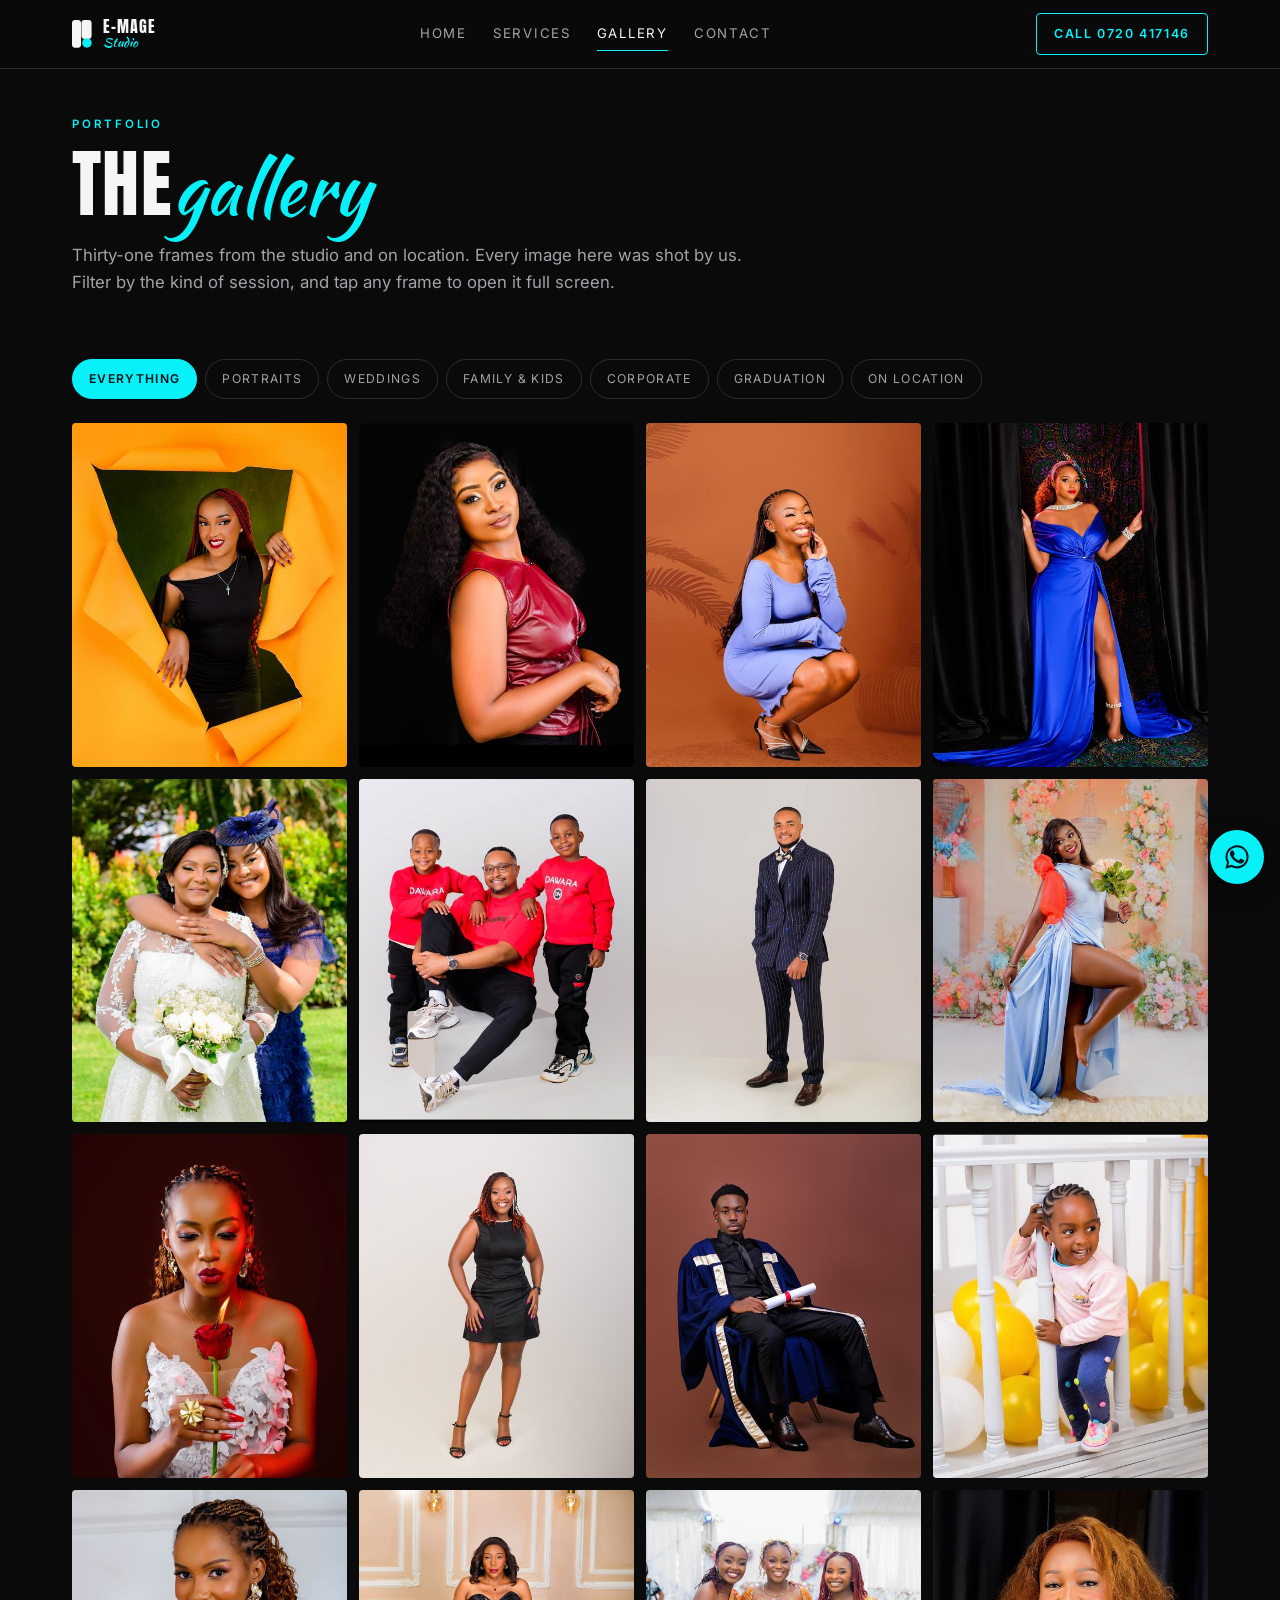
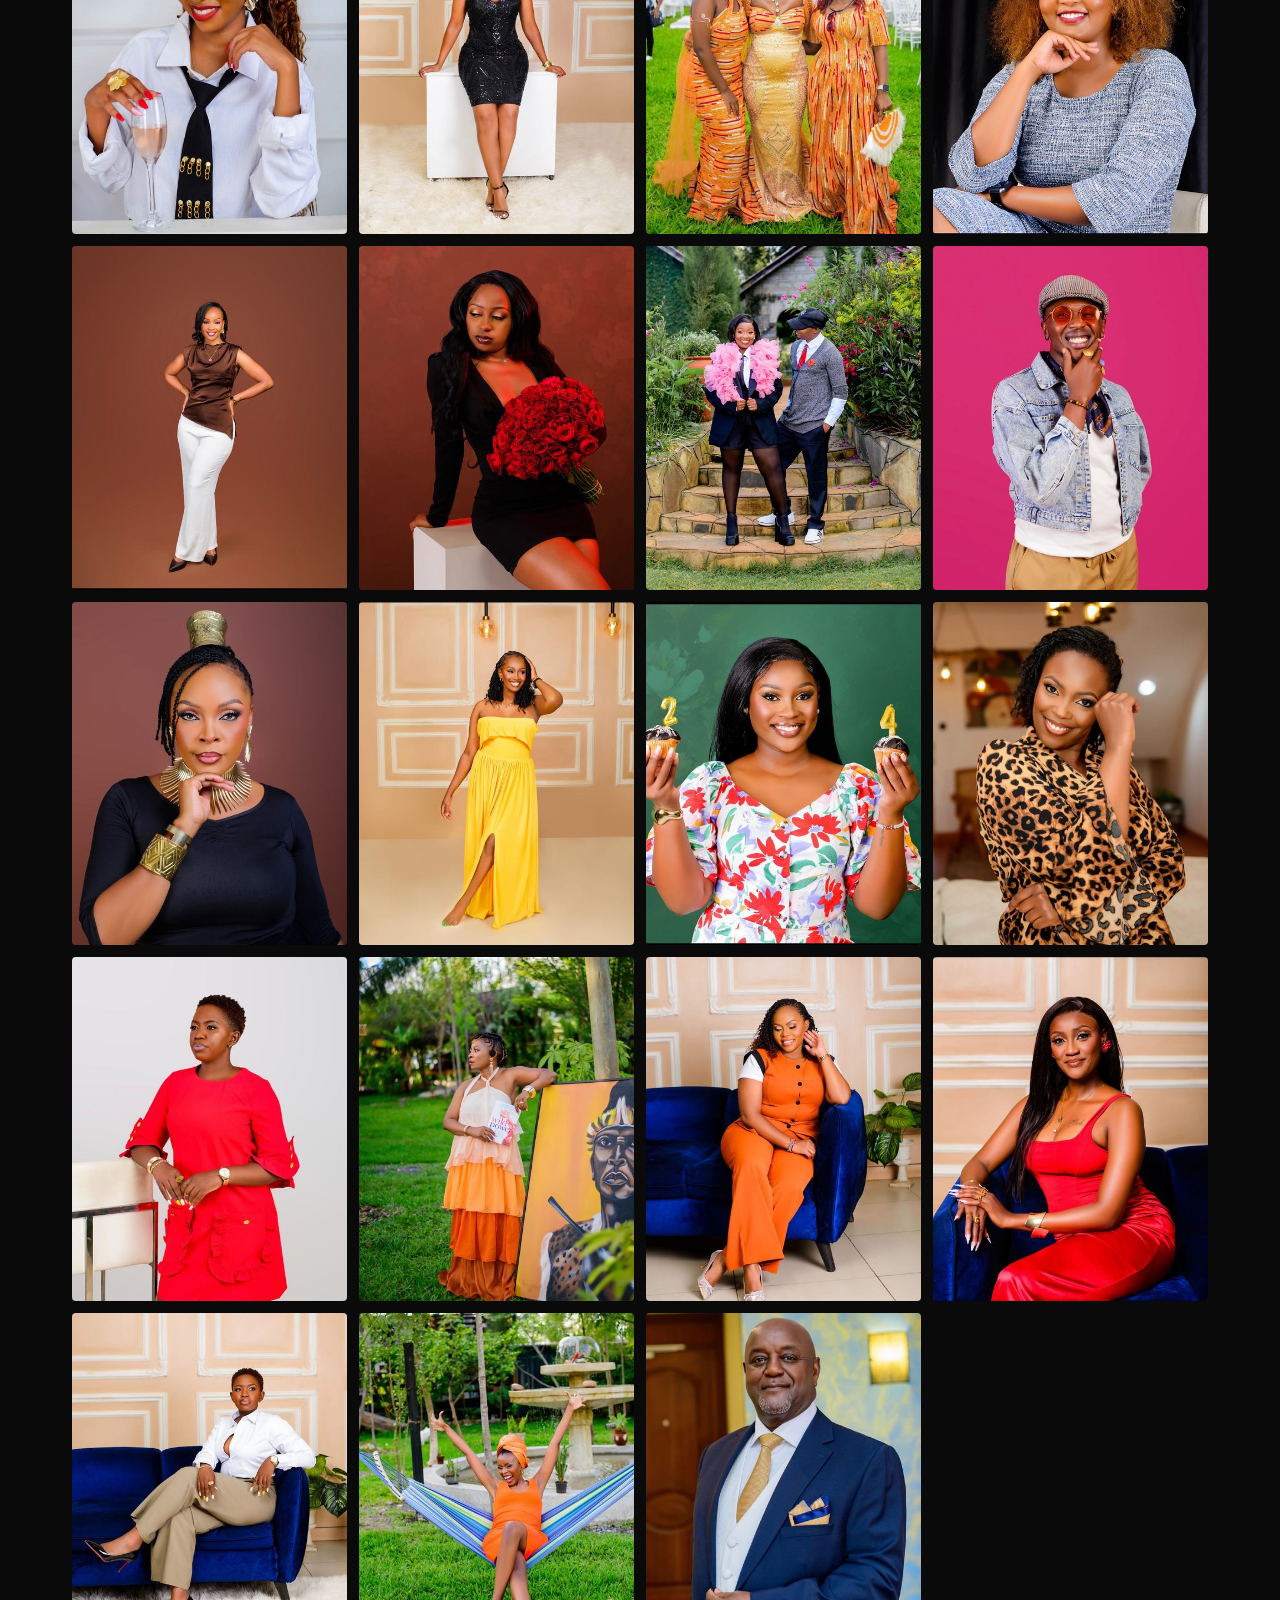
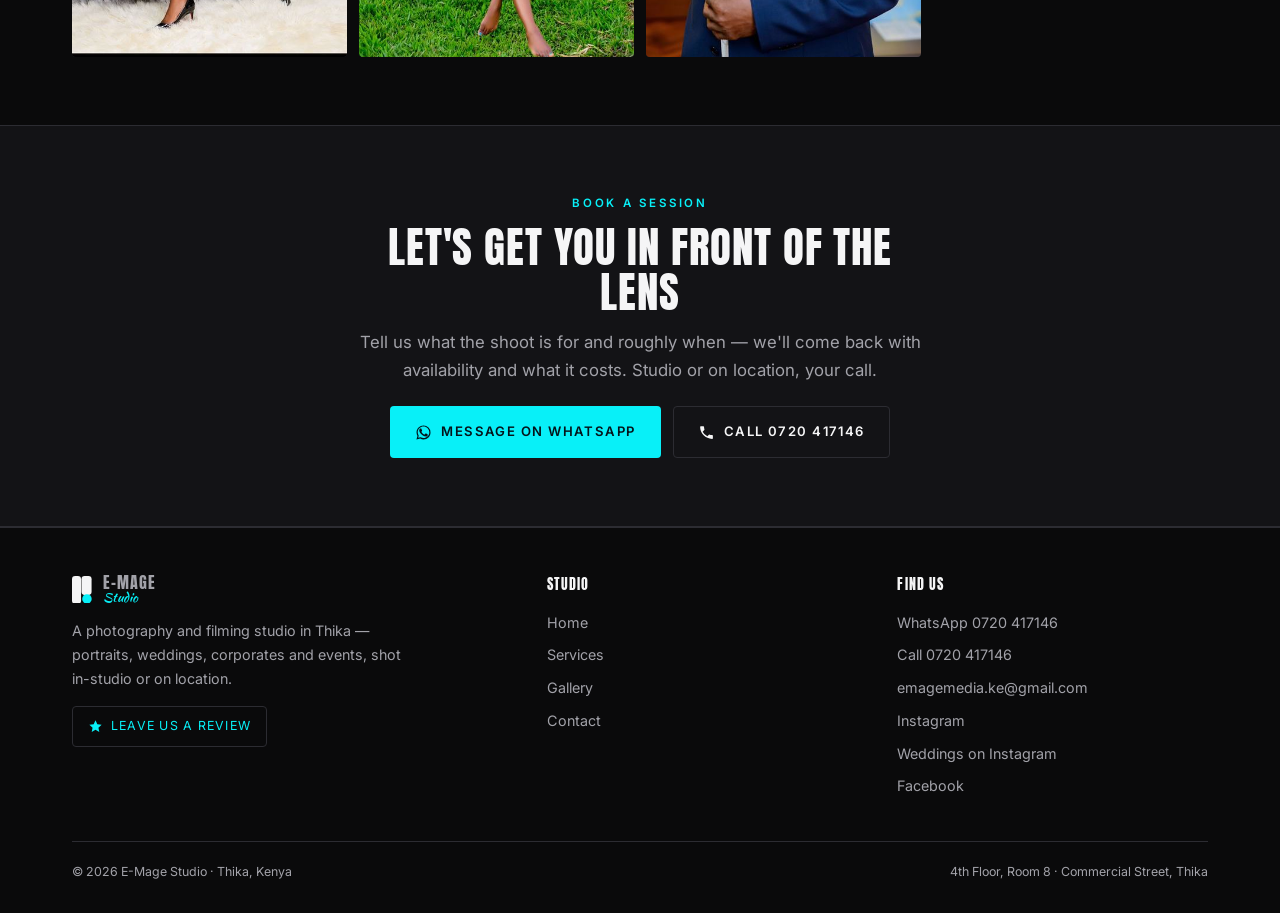
<file: gallery.html>
<!DOCTYPE html>
<html lang="en">
<head>
<meta charset="utf-8">
<meta name="viewport" content="width=device-width, initial-scale=1">
<title>Gallery | E-Mage Studio Thika</title>
<meta name="description" content="A portfolio of portrait, wedding, family, corporate and graduation photography shot at E-Mage Studio in Thika.">
<link rel="canonical" href="https://ignatius-kimeu.github.io/storyfront-emage-studio/gallery.html">
<meta property="og:type" content="website">
<meta property="og:site_name" content="E-Mage Studio">
<meta property="og:title" content="Gallery | E-Mage Studio Thika">
<meta property="og:description" content="A portfolio of portrait, wedding, family, corporate and graduation photography shot at E-Mage Studio in Thika.">
<meta property="og:image" content="https://ignatius-kimeu.github.io/storyfront-emage-studio/og-image.jpg">
<meta property="og:url" content="https://ignatius-kimeu.github.io/storyfront-emage-studio/gallery.html">
<meta name="twitter:card" content="summary_large_image">
<meta name="twitter:title" content="Gallery | E-Mage Studio Thika">
<meta name="twitter:description" content="A portfolio of portrait, wedding, family, corporate and graduation photography shot at E-Mage Studio in Thika.">
<meta name="twitter:image" content="https://ignatius-kimeu.github.io/storyfront-emage-studio/og-image.jpg">
<meta name="theme-color" content="#0A0A0B">
<link rel="icon" href="favicon.svg" type="image/svg+xml">
<link rel="apple-touch-icon" href="apple-touch-icon.png">
<link rel="preload" href="fonts/inter-400.woff2" as="font" type="font/woff2" crossorigin>
<link rel="preload" href="fonts/anton.woff2" as="font" type="font/woff2" crossorigin>
<link rel="stylesheet" href="styles.css">
</head>
<body>

<header class="site-header">
  <div class="wrap hdr">
    <a class="brand" href="index.html" aria-label="E-Mage Studio home">
      <svg viewBox="0 0 95 132" xmlns="http://www.w3.org/2000/svg" aria-hidden="true"><rect x="0" y="0" width="43" height="132" rx="15" fill="#F5F5F6"/><rect x="45" y="0" width="48" height="90" rx="15" fill="#F5F5F6"/><circle cx="71" cy="109" r="22.5" fill="#08F0F8"/></svg>
      <span class="brand-text"><span class="b1">E-MAGE</span><span class="b2">Studio</span></span>
    </a>
    <nav class="nav-desktop" aria-label="Main"><a href="index.html">Home</a><a href="services.html">Services</a><a href="gallery.html" aria-current="page">Gallery</a><a href="contact.html">Contact</a></nav>
    <a class="hdr-cta" href="tel:+254720417146">Call 0720 417146</a>
    <button class="burger" aria-label="Menu" aria-expanded="false" aria-controls="mnav"><span></span></button>
  </div>
</header>
<nav class="nav-mobile" id="mnav" aria-label="Mobile">
  <a href="index.html">Home</a><a href="services.html">Services</a><a href="gallery.html" aria-current="page">Gallery</a><a href="contact.html">Contact</a>
  <div class="m-actions">
    <a class="btn btn-primary" href="https://wa.me/254720417146?text=Hi%20E-Mage%20Studio%2C%20I%20saw%20your%20website%20and%20I%27d%20like%20to%20book%20a%20session." target="_blank" rel="noopener"><svg viewBox="0 0 24 24" fill="currentColor" aria-hidden="true"><path d="M17.47 14.38c-.3-.15-1.76-.87-2.03-.97-.27-.1-.47-.15-.67.15-.2.3-.77.97-.94 1.17-.17.2-.35.22-.65.07-.3-.15-1.26-.46-2.4-1.48-.89-.79-1.49-1.77-1.66-2.07-.17-.3-.02-.46.13-.61.14-.14.3-.35.45-.53.15-.18.2-.3.3-.5.1-.2.05-.38-.02-.53-.08-.15-.67-1.61-.92-2.21-.24-.58-.49-.5-.67-.51h-.57c-.2 0-.52.07-.79.38-.27.3-1.04 1.02-1.04 2.48s1.06 2.88 1.21 3.08c.15.2 2.1 3.2 5.08 4.49.71.3 1.26.49 1.69.63.71.22 1.36.19 1.87.12.57-.09 1.76-.72 2.01-1.41.25-.7.25-1.29.17-1.42-.07-.13-.27-.2-.57-.35z"/><path d="M12.04 2C6.6 2 2.18 6.42 2.18 11.86c0 1.74.46 3.44 1.32 4.94L2 22l5.36-1.4a9.8 9.8 0 0 0 4.68 1.19h.01c5.43 0 9.85-4.42 9.85-9.86A9.79 9.79 0 0 0 12.04 2zm0 17.94h-.01a8.2 8.2 0 0 1-4.17-1.14l-.3-.18-3.1.81.83-3.02-.2-.31a8.13 8.13 0 0 1-1.25-4.34c0-4.52 3.68-8.2 8.2-8.2 2.19 0 4.25.86 5.8 2.41a8.14 8.14 0 0 1 2.4 5.8c0 4.52-3.68 8.17-8.2 8.17z"/></svg> WhatsApp</a>
    <a class="btn btn-ghost" href="tel:+254720417146"><svg viewBox="0 0 24 24" fill="currentColor" aria-hidden="true"><path d="M6.6 10.8a15.1 15.1 0 0 0 6.6 6.6l2.2-2.2c.3-.3.7-.4 1-.2 1.1.4 2.3.6 3.6.6.6 0 1 .4 1 1V20c0 .6-.4 1-1 1C10.6 21 3 13.4 3 4c0-.6.4-1 1-1h3.5c.6 0 1 .4 1 1 0 1.2.2 2.4.6 3.6.1.3 0 .7-.2 1l-2.3 2.2z"/></svg> Call</a>
  </div>
</nav>

<main>
<section class="tight">
  <div class="wrap reveal">
    <p class="eyebrow">Portfolio</p>
    <h1>The<span class="script">gallery</span></h1>
    <p class="lede">
      Thirty-one frames from the studio and on location. Every image here was shot by us.
      Filter by the kind of session, and tap any frame to open it full screen.
    </p>
  </div>
</section>

<section style="padding-top:0">
  <div class="wrap">
    <div class="filters reveal" role="group" aria-label="Filter gallery"><button data-cat="all" class="active">Everything</button><button data-cat="portrait">Portraits</button><button data-cat="weddings">Weddings</button><button data-cat="family">Family &amp; kids</button><button data-cat="corporate">Corporate</button><button data-cat="graduation">Graduation</button><button data-cat="outdoors">On location</button></div>
    <div class="tiles"><button class="tile " data-cat="portrait" data-full="images/full/p27.jpg" data-cap="Creative concept shoot" aria-label="View: Creative concept shoot"><span class="ratio r-45"><img src="images/thumb/p27.jpg" loading="lazy" decoding="async" alt="Creative concept shoot by E-Mage Studio, Thika"></span><span class="cap">Creative concept shoot</span></button><button class="tile " data-cat="portrait" data-full="images/full/p24.jpg" data-cap="Beauty portrait" aria-label="View: Beauty portrait"><span class="ratio r-45"><img src="images/thumb/p24.jpg" loading="lazy" decoding="async" alt="Beauty portrait by E-Mage Studio, Thika"></span><span class="cap">Beauty portrait</span></button><button class="tile " data-cat="portrait" data-full="images/full/p21.jpg" data-cap="Studio portrait" aria-label="View: Studio portrait"><span class="ratio r-45"><img src="images/thumb/p21.jpg" loading="lazy" decoding="async" alt="Studio portrait by E-Mage Studio, Thika"></span><span class="cap">Studio portrait</span></button><button class="tile " data-cat="portrait" data-full="images/full/p31.jpg" data-cap="Gown portrait" aria-label="View: Gown portrait"><span class="ratio r-45"><img src="images/thumb/p31.jpg" loading="lazy" decoding="async" alt="Gown portrait by E-Mage Studio, Thika"></span><span class="cap">Gown portrait</span></button><button class="tile " data-cat="weddings" data-full="images/full/p08.jpg" data-cap="Bridal portrait" aria-label="View: Bridal portrait"><span class="ratio r-45"><img src="images/thumb/p08.jpg" loading="lazy" decoding="async" alt="Bridal portrait by E-Mage Studio, Thika"></span><span class="cap">Bridal portrait</span></button><button class="tile " data-cat="family" data-full="images/full/p23.jpg" data-cap="Family portrait" aria-label="View: Family portrait"><span class="ratio r-45"><img src="images/thumb/p23.jpg" loading="lazy" decoding="async" alt="Family portrait by E-Mage Studio, Thika"></span><span class="cap">Family portrait</span></button><button class="tile " data-cat="corporate" data-full="images/full/p16.jpg" data-cap="Full-length suit portrait" aria-label="View: Full-length suit portrait"><span class="ratio r-45"><img src="images/thumb/p16.jpg" loading="lazy" decoding="async" alt="Full-length suit portrait by E-Mage Studio, Thika"></span><span class="cap">Full-length suit portrait</span></button><button class="tile " data-cat="portrait" data-full="images/full/p30.jpg" data-cap="Floral set portrait" aria-label="View: Floral set portrait"><span class="ratio r-45"><img src="images/thumb/p30.jpg" loading="lazy" decoding="async" alt="Floral set portrait by E-Mage Studio, Thika"></span><span class="cap">Floral set portrait</span></button><button class="tile " data-cat="portrait" data-full="images/full/p12.jpg" data-cap="Creative lighting" aria-label="View: Creative lighting"><span class="ratio r-45"><img src="images/thumb/p12.jpg" loading="lazy" decoding="async" alt="Creative lighting by E-Mage Studio, Thika"></span><span class="cap">Creative lighting</span></button><button class="tile " data-cat="portrait" data-full="images/full/p19.jpg" data-cap="Full-length portrait" aria-label="View: Full-length portrait"><span class="ratio r-45"><img src="images/thumb/p19.jpg" loading="lazy" decoding="async" alt="Full-length portrait by E-Mage Studio, Thika"></span><span class="cap">Full-length portrait</span></button><button class="tile " data-cat="graduation" data-full="images/full/p22.jpg" data-cap="Graduation portrait" aria-label="View: Graduation portrait"><span class="ratio r-45"><img src="images/thumb/p22.jpg" loading="lazy" decoding="async" alt="Graduation portrait by E-Mage Studio, Thika"></span><span class="cap">Graduation portrait</span></button><button class="tile " data-cat="family" data-full="images/full/p29.jpg" data-cap="Kids session" aria-label="View: Kids session"><span class="ratio r-45"><img src="images/thumb/p29.jpg" loading="lazy" decoding="async" alt="Kids session by E-Mage Studio, Thika"></span><span class="cap">Kids session</span></button><button class="tile " data-cat="portrait" data-full="images/full/p13.jpg" data-cap="Studio portrait" aria-label="View: Studio portrait"><span class="ratio r-45"><img src="images/thumb/p13.jpg" loading="lazy" decoding="async" alt="Studio portrait by E-Mage Studio, Thika"></span><span class="cap">Studio portrait</span></button><button class="tile " data-cat="portrait" data-full="images/full/p20.jpg" data-cap="Evening gown portrait" aria-label="View: Evening gown portrait"><span class="ratio r-45"><img src="images/thumb/p20.jpg" loading="lazy" decoding="async" alt="Evening gown portrait by E-Mage Studio, Thika"></span><span class="cap">Evening gown portrait</span></button><button class="tile " data-cat="weddings" data-full="images/full/p17.jpg" data-cap="Wedding day coverage" aria-label="View: Wedding day coverage"><span class="ratio r-45"><img src="images/thumb/p17.jpg" loading="lazy" decoding="async" alt="Wedding day coverage by E-Mage Studio, Thika"></span><span class="cap">Wedding day coverage</span></button><button class="tile " data-cat="corporate" data-full="images/full/p04.jpg" data-cap="Professional headshot" aria-label="View: Professional headshot"><span class="ratio r-45"><img src="images/thumb/p04.jpg" loading="lazy" decoding="async" alt="Professional headshot by E-Mage Studio, Thika"></span><span class="cap">Professional headshot</span></button><button class="tile " data-cat="portrait" data-full="images/full/p26.jpg" data-cap="Studio portrait" aria-label="View: Studio portrait"><span class="ratio r-45"><img src="images/thumb/p26.jpg" loading="lazy" decoding="async" alt="Studio portrait by E-Mage Studio, Thika"></span><span class="cap">Studio portrait</span></button><button class="tile " data-cat="portrait" data-full="images/full/p14.jpg" data-cap="Studio portrait" aria-label="View: Studio portrait"><span class="ratio r-45"><img src="images/thumb/p14.jpg" loading="lazy" decoding="async" alt="Studio portrait by E-Mage Studio, Thika"></span><span class="cap">Studio portrait</span></button><button class="tile " data-cat="weddings" data-full="images/full/p28.jpg" data-cap="Couple shoot" aria-label="View: Couple shoot"><span class="ratio r-45"><img src="images/thumb/p28.jpg" loading="lazy" decoding="async" alt="Couple shoot by E-Mage Studio, Thika"></span><span class="cap">Couple shoot</span></button><button class="tile " data-cat="portrait" data-full="images/full/p25.jpg" data-cap="Studio portrait" aria-label="View: Studio portrait"><span class="ratio r-45"><img src="images/thumb/p25.jpg" loading="lazy" decoding="async" alt="Studio portrait by E-Mage Studio, Thika"></span><span class="cap">Studio portrait</span></button><button class="tile " data-cat="portrait" data-full="images/full/p18.jpg" data-cap="Beauty portrait" aria-label="View: Beauty portrait"><span class="ratio r-45"><img src="images/thumb/p18.jpg" loading="lazy" decoding="async" alt="Beauty portrait by E-Mage Studio, Thika"></span><span class="cap">Beauty portrait</span></button><button class="tile " data-cat="portrait" data-full="images/full/p06.jpg" data-cap="Gown portrait" aria-label="View: Gown portrait"><span class="ratio r-45"><img src="images/thumb/p06.jpg" loading="lazy" decoding="async" alt="Gown portrait by E-Mage Studio, Thika"></span><span class="cap">Gown portrait</span></button><button class="tile " data-cat="family" data-full="images/full/p01.jpg" data-cap="Birthday portrait" aria-label="View: Birthday portrait"><span class="ratio r-45"><img src="images/thumb/p01.jpg" loading="lazy" decoding="async" alt="Birthday portrait by E-Mage Studio, Thika"></span><span class="cap">Birthday portrait</span></button><button class="tile " data-cat="portrait" data-full="images/full/p11.jpg" data-cap="Interior portrait" aria-label="View: Interior portrait"><span class="ratio r-45"><img src="images/thumb/p11.jpg" loading="lazy" decoding="async" alt="Interior portrait by E-Mage Studio, Thika"></span><span class="cap">Interior portrait</span></button><button class="tile " data-cat="portrait" data-full="images/full/p02.jpg" data-cap="Studio portrait" aria-label="View: Studio portrait"><span class="ratio r-45"><img src="images/thumb/p02.jpg" loading="lazy" decoding="async" alt="Studio portrait by E-Mage Studio, Thika"></span><span class="cap">Studio portrait</span></button><button class="tile " data-cat="outdoors" data-full="images/full/p09.jpg" data-cap="On-location shoot" aria-label="View: On-location shoot"><span class="ratio r-45"><img src="images/thumb/p09.jpg" loading="lazy" decoding="async" alt="On-location shoot by E-Mage Studio, Thika"></span><span class="cap">On-location shoot</span></button><button class="tile " data-cat="portrait" data-full="images/full/p15.jpg" data-cap="Lounge set portrait" aria-label="View: Lounge set portrait"><span class="ratio r-45"><img src="images/thumb/p15.jpg" loading="lazy" decoding="async" alt="Lounge set portrait by E-Mage Studio, Thika"></span><span class="cap">Lounge set portrait</span></button><button class="tile " data-cat="portrait" data-full="images/full/p05.jpg" data-cap="Studio portrait" aria-label="View: Studio portrait"><span class="ratio r-45"><img src="images/thumb/p05.jpg" loading="lazy" decoding="async" alt="Studio portrait by E-Mage Studio, Thika"></span><span class="cap">Studio portrait</span></button><button class="tile " data-cat="portrait" data-full="images/full/p03.jpg" data-cap="Lounge set portrait" aria-label="View: Lounge set portrait"><span class="ratio r-45"><img src="images/thumb/p03.jpg" loading="lazy" decoding="async" alt="Lounge set portrait by E-Mage Studio, Thika"></span><span class="cap">Lounge set portrait</span></button><button class="tile " data-cat="outdoors" data-full="images/full/p10.jpg" data-cap="On-location shoot" aria-label="View: On-location shoot"><span class="ratio r-45"><img src="images/thumb/p10.jpg" loading="lazy" decoding="async" alt="On-location shoot by E-Mage Studio, Thika"></span><span class="cap">On-location shoot</span></button><button class="tile " data-cat="corporate" data-full="images/full/p07.jpg" data-cap="Executive portrait" aria-label="View: Executive portrait"><span class="ratio r-45"><img src="images/thumb/p07.jpg" loading="lazy" decoding="async" alt="Executive portrait by E-Mage Studio, Thika"></span><span class="cap">Executive portrait</span></button></div>
  </div>
</section>


<section class="cta-band">
  <div class="wrap inner reveal">
    <p class="eyebrow">Book a session</p>
    <h2>Let's get you in front of the lens</h2>
    <p class="lede" style="margin:0 auto 22px">
      Tell us what the shoot is for and roughly when &mdash; we'll come back with
      availability and what it costs. Studio or on location, your call.
    </p>
    <div class="btn-row">
      <a class="btn btn-primary" href="https://wa.me/254720417146?text=Hi%20E-Mage%20Studio%2C%20I%20saw%20your%20website%20and%20I%27d%20like%20to%20book%20a%20session." target="_blank" rel="noopener"><svg viewBox="0 0 24 24" fill="currentColor" aria-hidden="true"><path d="M17.47 14.38c-.3-.15-1.76-.87-2.03-.97-.27-.1-.47-.15-.67.15-.2.3-.77.97-.94 1.17-.17.2-.35.22-.65.07-.3-.15-1.26-.46-2.4-1.48-.89-.79-1.49-1.77-1.66-2.07-.17-.3-.02-.46.13-.61.14-.14.3-.35.45-.53.15-.18.2-.3.3-.5.1-.2.05-.38-.02-.53-.08-.15-.67-1.61-.92-2.21-.24-.58-.49-.5-.67-.51h-.57c-.2 0-.52.07-.79.38-.27.3-1.04 1.02-1.04 2.48s1.06 2.88 1.21 3.08c.15.2 2.1 3.2 5.08 4.49.71.3 1.26.49 1.69.63.71.22 1.36.19 1.87.12.57-.09 1.76-.72 2.01-1.41.25-.7.25-1.29.17-1.42-.07-.13-.27-.2-.57-.35z"/><path d="M12.04 2C6.6 2 2.18 6.42 2.18 11.86c0 1.74.46 3.44 1.32 4.94L2 22l5.36-1.4a9.8 9.8 0 0 0 4.68 1.19h.01c5.43 0 9.85-4.42 9.85-9.86A9.79 9.79 0 0 0 12.04 2zm0 17.94h-.01a8.2 8.2 0 0 1-4.17-1.14l-.3-.18-3.1.81.83-3.02-.2-.31a8.13 8.13 0 0 1-1.25-4.34c0-4.52 3.68-8.2 8.2-8.2 2.19 0 4.25.86 5.8 2.41a8.14 8.14 0 0 1 2.4 5.8c0 4.52-3.68 8.17-8.2 8.17z"/></svg> Message on WhatsApp</a>
      <a class="btn btn-ghost" href="tel:+254720417146"><svg viewBox="0 0 24 24" fill="currentColor" aria-hidden="true"><path d="M6.6 10.8a15.1 15.1 0 0 0 6.6 6.6l2.2-2.2c.3-.3.7-.4 1-.2 1.1.4 2.3.6 3.6.6.6 0 1 .4 1 1V20c0 .6-.4 1-1 1C10.6 21 3 13.4 3 4c0-.6.4-1 1-1h3.5c.6 0 1 .4 1 1 0 1.2.2 2.4.6 3.6.1.3 0 .7-.2 1l-2.3 2.2z"/></svg> Call 0720 417146</a>
    </div>
  </div>
</section>

</main>

<div class="lb" role="dialog" aria-modal="true" aria-label="Photo viewer">
  <button class="lb-btn lb-close" aria-label="Close">&times;</button>
  <button class="lb-btn lb-prev" aria-label="Previous">&#8249;</button>
  <img alt="" src="[data-uri]">
  <button class="lb-btn lb-next" aria-label="Next">&#8250;</button>
  <div class="lb-cap"></div>
</div>


<footer class="site-footer">
  <div class="wrap">
    <div class="foot-grid">
      <div>
        <a class="brand" href="index.html" style="margin-bottom:14px">
          <svg viewBox="0 0 95 132" xmlns="http://www.w3.org/2000/svg" aria-hidden="true"><rect x="0" y="0" width="43" height="132" rx="15" fill="#F5F5F6"/><rect x="45" y="0" width="48" height="90" rx="15" fill="#F5F5F6"/><circle cx="71" cy="109" r="22.5" fill="#08F0F8"/></svg>
          <span class="brand-text"><span class="b1">E-MAGE</span><span class="b2">Studio</span></span>
        </a>
        <p style="color:var(--muted);max-width:38ch;font-size:.9rem">
          A photography and filming studio in Thika &mdash; portraits, weddings,
          corporates and events, shot in-studio or on location.
        </p>
        <a class="review-link" href="https://search.google.com/local/writereview?placeid=ChIJx3PICbxPLxgR9AFClpNpghA" target="_blank" rel="noopener"><svg viewBox="0 0 24 24" fill="currentColor" aria-hidden="true" style="width:15px;height:15px"><path d="M12 2l2.9 6.3 6.9.8-5.1 4.7 1.4 6.8L12 17.3 5.9 20.6l1.4-6.8L2.2 9.1l6.9-.8z"/></svg> Leave us a review</a>
      </div>
      <div>
        <h4>Studio</h4>
        <ul>
          <li><a href="index.html">Home</a></li>
          <li><a href="services.html">Services</a></li>
          <li><a href="gallery.html">Gallery</a></li>
          <li><a href="contact.html">Contact</a></li>
        </ul>
      </div>
      <div>
        <h4>Find us</h4>
        <ul>
          <li><a href="https://wa.me/254720417146?text=Hi%20E-Mage%20Studio%2C%20I%20saw%20your%20website%20and%20I%27d%20like%20to%20book%20a%20session." target="_blank" rel="noopener">WhatsApp 0720 417146</a></li>
          <li><a href="tel:+254720417146">Call 0720 417146</a></li>
          <li><a href="mailto:emagemedia.ke@gmail.com">emagemedia.ke@gmail.com</a></li>
          <li><a href="https://www.instagram.com/emage_studio.ke/" target="_blank" rel="noopener">Instagram</a></li>
          <li><a href="https://www.instagram.com/emage_weddings/" target="_blank" rel="noopener">Weddings on Instagram</a></li>
          <li><a href="https://www.facebook.com/emagestudio.ke/" target="_blank" rel="noopener">Facebook</a></li>
        </ul>
      </div>
    </div>
    <div class="foot-note">
      <span>&copy; 2026 E-Mage Studio &middot; Thika, Kenya</span>
      <span>4th Floor, Room 8 &middot; Commercial Street, Thika</span>
    </div>
  </div>
</footer>

<a class="wa-float" href="https://wa.me/254720417146?text=Hi%20E-Mage%20Studio%2C%20I%20saw%20your%20website%20and%20I%27d%20like%20to%20book%20a%20session." target="_blank" rel="noopener" aria-label="Chat with E-Mage Studio on WhatsApp"><svg viewBox="0 0 24 24" fill="currentColor" aria-hidden="true"><path d="M17.47 14.38c-.3-.15-1.76-.87-2.03-.97-.27-.1-.47-.15-.67.15-.2.3-.77.97-.94 1.17-.17.2-.35.22-.65.07-.3-.15-1.26-.46-2.4-1.48-.89-.79-1.49-1.77-1.66-2.07-.17-.3-.02-.46.13-.61.14-.14.3-.35.45-.53.15-.18.2-.3.3-.5.1-.2.05-.38-.02-.53-.08-.15-.67-1.61-.92-2.21-.24-.58-.49-.5-.67-.51h-.57c-.2 0-.52.07-.79.38-.27.3-1.04 1.02-1.04 2.48s1.06 2.88 1.21 3.08c.15.2 2.1 3.2 5.08 4.49.71.3 1.26.49 1.69.63.71.22 1.36.19 1.87.12.57-.09 1.76-.72 2.01-1.41.25-.7.25-1.29.17-1.42-.07-.13-.27-.2-.57-.35z"/><path d="M12.04 2C6.6 2 2.18 6.42 2.18 11.86c0 1.74.46 3.44 1.32 4.94L2 22l5.36-1.4a9.8 9.8 0 0 0 4.68 1.19h.01c5.43 0 9.85-4.42 9.85-9.86A9.79 9.79 0 0 0 12.04 2zm0 17.94h-.01a8.2 8.2 0 0 1-4.17-1.14l-.3-.18-3.1.81.83-3.02-.2-.31a8.13 8.13 0 0 1-1.25-4.34c0-4.52 3.68-8.2 8.2-8.2 2.19 0 4.25.86 5.8 2.41a8.14 8.14 0 0 1 2.4 5.8c0 4.52-3.68 8.17-8.2 8.17z"/></svg></a>

<script src="app.js"></script>
</body>
</html>
</file>
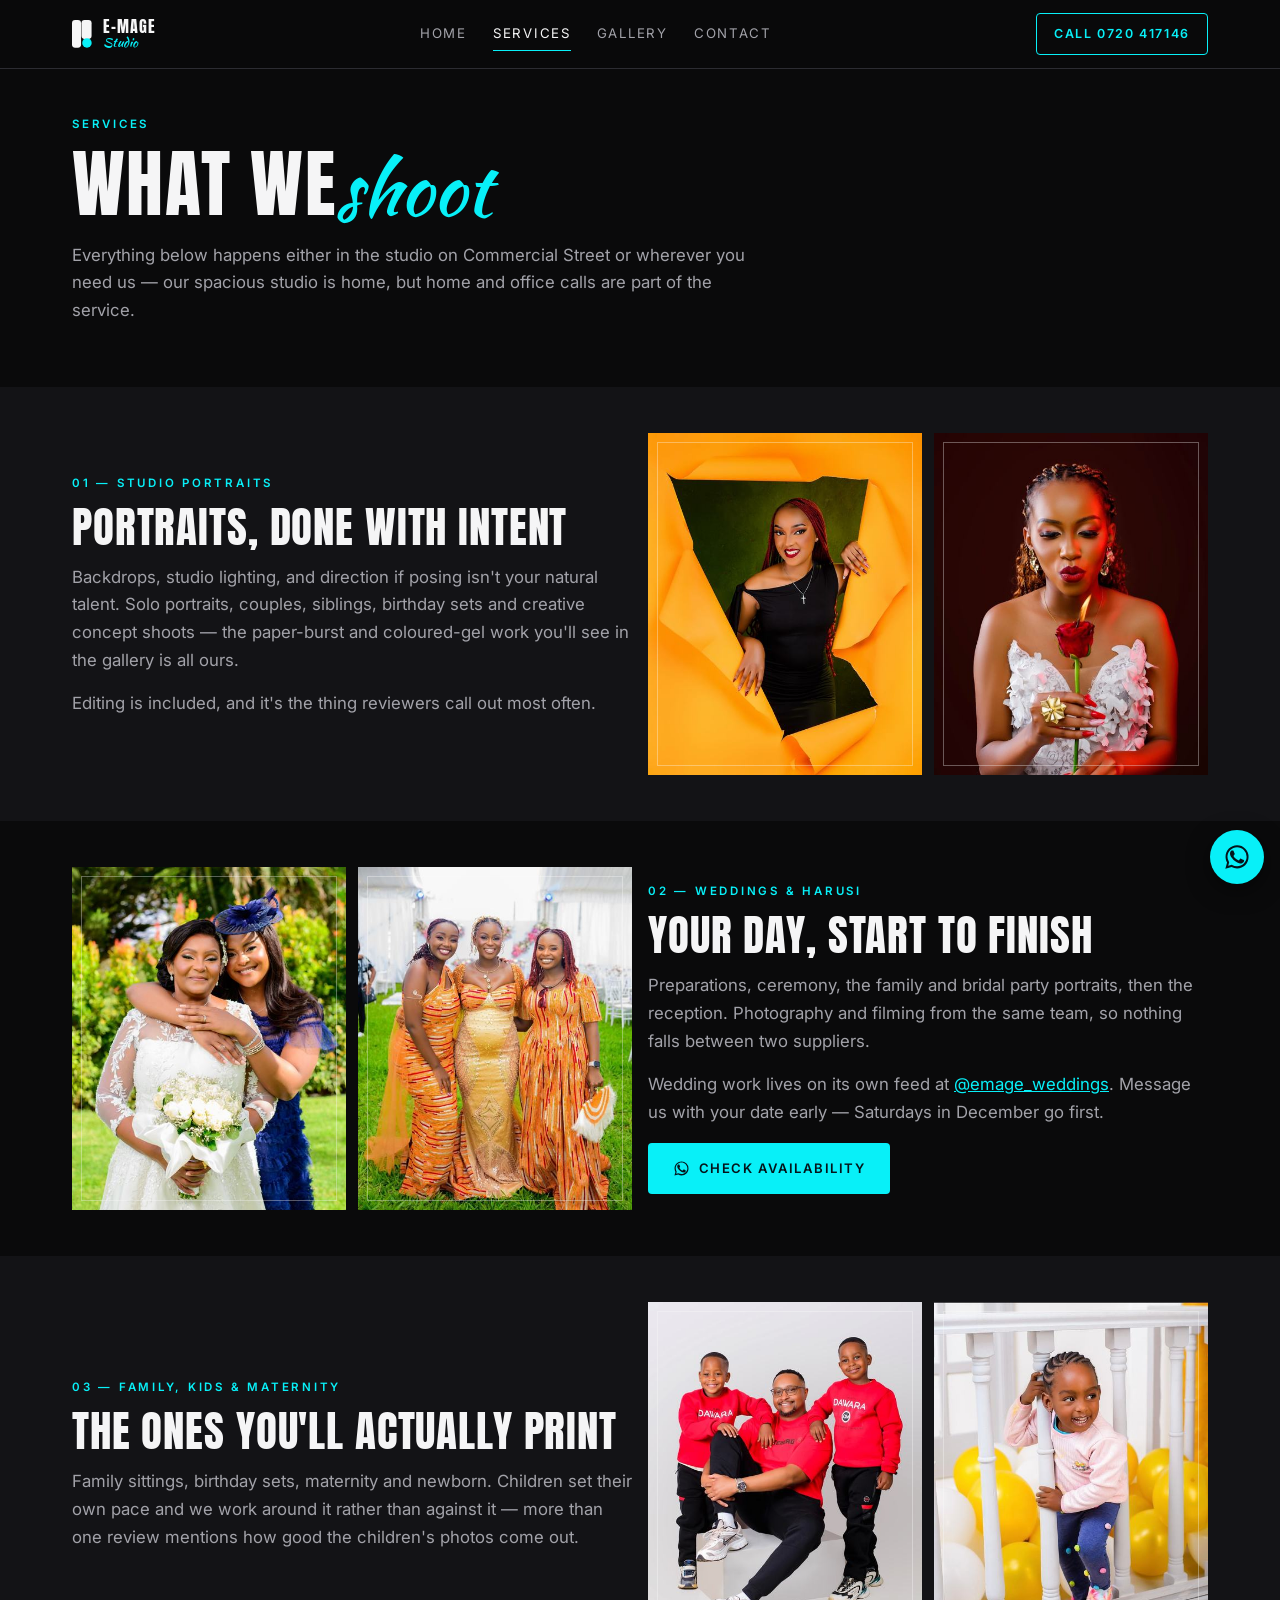
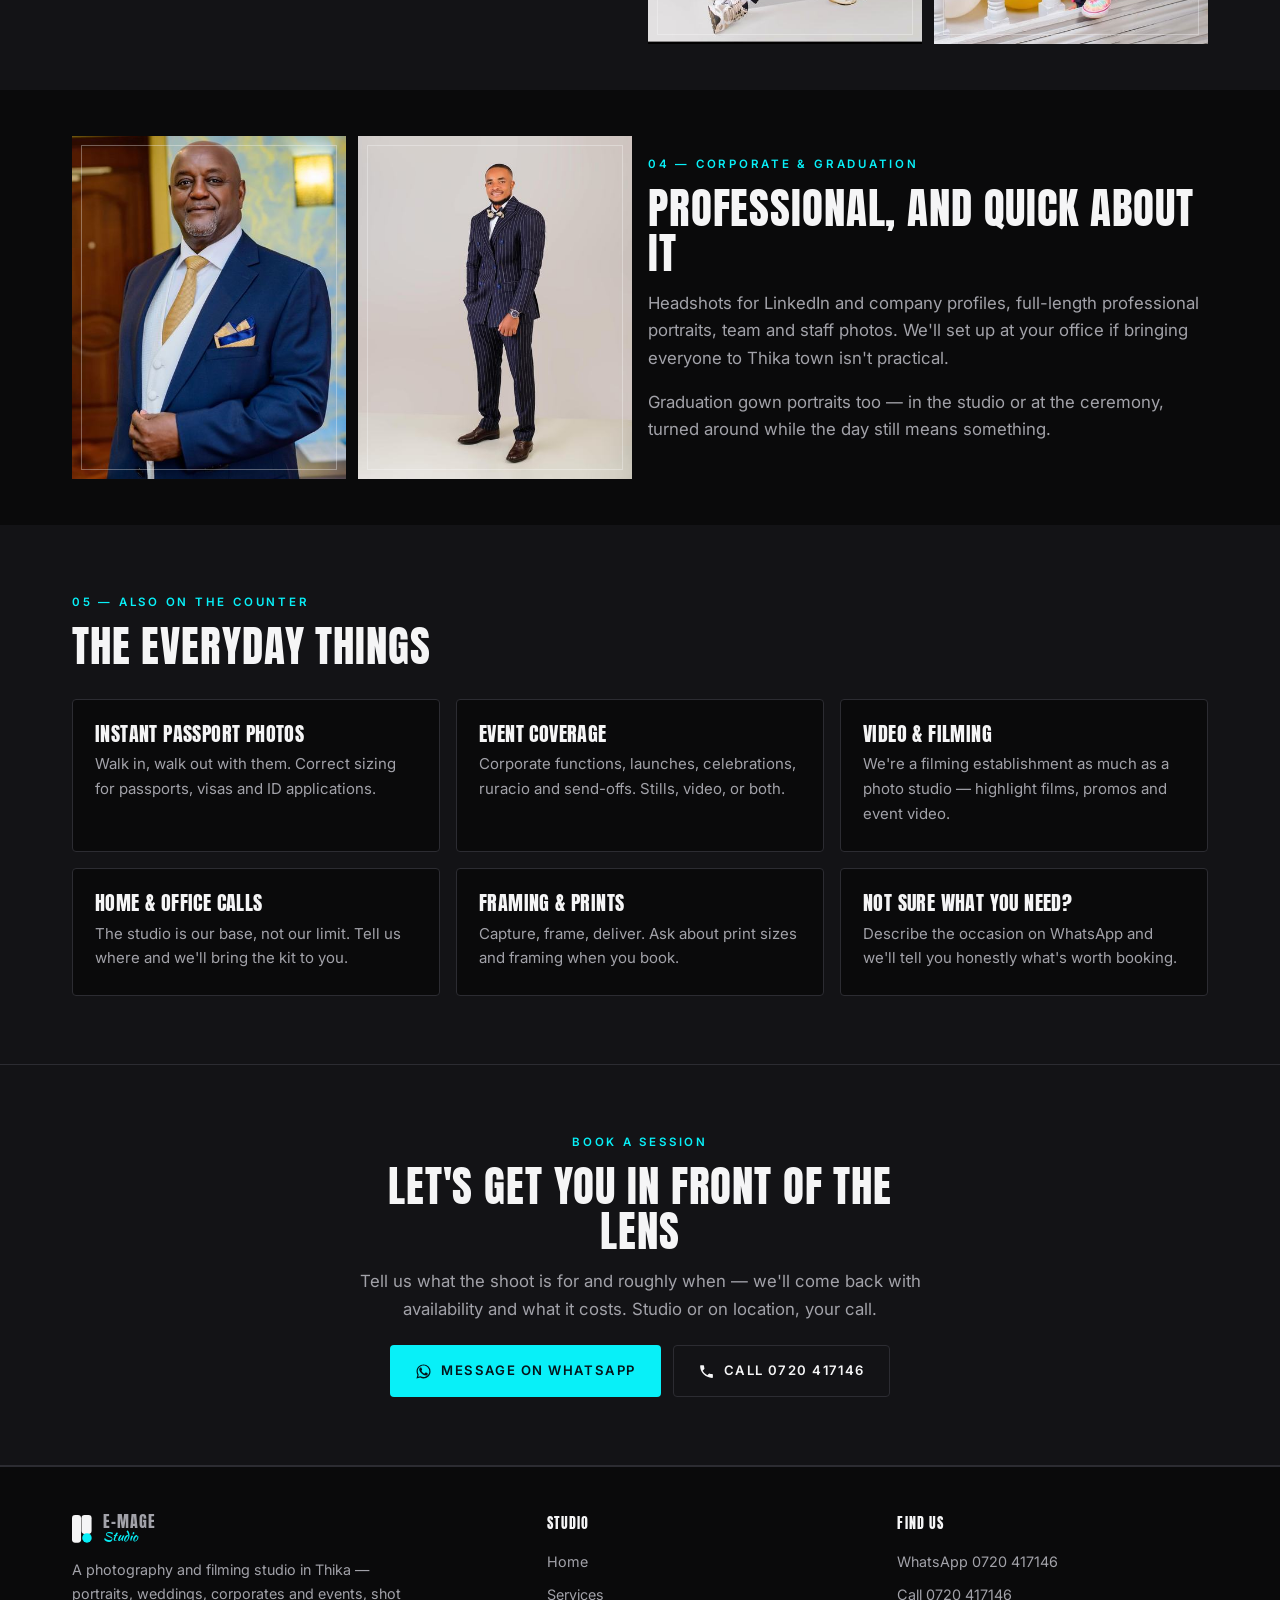
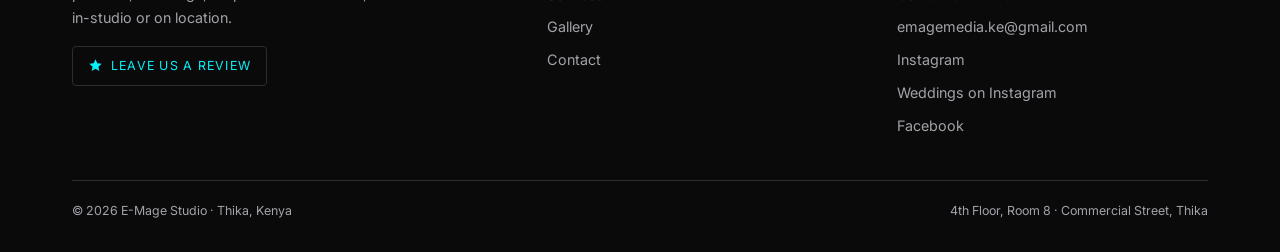
<file: services.html>
<!DOCTYPE html>
<html lang="en">
<head>
<meta charset="utf-8">
<meta name="viewport" content="width=device-width, initial-scale=1">
<title>Services | E-Mage Studio Thika</title>
<meta name="description" content="Studio portraits, weddings, family and newborn, corporate headshots, graduations, events, video and instant passport photos in Thika.">
<link rel="canonical" href="https://ignatius-kimeu.github.io/storyfront-emage-studio/services.html">
<meta property="og:type" content="website">
<meta property="og:site_name" content="E-Mage Studio">
<meta property="og:title" content="Services | E-Mage Studio Thika">
<meta property="og:description" content="Studio portraits, weddings, family and newborn, corporate headshots, graduations, events, video and instant passport photos in Thika.">
<meta property="og:image" content="https://ignatius-kimeu.github.io/storyfront-emage-studio/og-image.jpg">
<meta property="og:url" content="https://ignatius-kimeu.github.io/storyfront-emage-studio/services.html">
<meta name="twitter:card" content="summary_large_image">
<meta name="twitter:title" content="Services | E-Mage Studio Thika">
<meta name="twitter:description" content="Studio portraits, weddings, family and newborn, corporate headshots, graduations, events, video and instant passport photos in Thika.">
<meta name="twitter:image" content="https://ignatius-kimeu.github.io/storyfront-emage-studio/og-image.jpg">
<meta name="theme-color" content="#0A0A0B">
<link rel="icon" href="favicon.svg" type="image/svg+xml">
<link rel="apple-touch-icon" href="apple-touch-icon.png">
<link rel="preload" href="fonts/inter-400.woff2" as="font" type="font/woff2" crossorigin>
<link rel="preload" href="fonts/anton.woff2" as="font" type="font/woff2" crossorigin>
<link rel="stylesheet" href="styles.css">
</head>
<body>

<header class="site-header">
  <div class="wrap hdr">
    <a class="brand" href="index.html" aria-label="E-Mage Studio home">
      <svg viewBox="0 0 95 132" xmlns="http://www.w3.org/2000/svg" aria-hidden="true"><rect x="0" y="0" width="43" height="132" rx="15" fill="#F5F5F6"/><rect x="45" y="0" width="48" height="90" rx="15" fill="#F5F5F6"/><circle cx="71" cy="109" r="22.5" fill="#08F0F8"/></svg>
      <span class="brand-text"><span class="b1">E-MAGE</span><span class="b2">Studio</span></span>
    </a>
    <nav class="nav-desktop" aria-label="Main"><a href="index.html">Home</a><a href="services.html" aria-current="page">Services</a><a href="gallery.html">Gallery</a><a href="contact.html">Contact</a></nav>
    <a class="hdr-cta" href="tel:+254720417146">Call 0720 417146</a>
    <button class="burger" aria-label="Menu" aria-expanded="false" aria-controls="mnav"><span></span></button>
  </div>
</header>
<nav class="nav-mobile" id="mnav" aria-label="Mobile">
  <a href="index.html">Home</a><a href="services.html" aria-current="page">Services</a><a href="gallery.html">Gallery</a><a href="contact.html">Contact</a>
  <div class="m-actions">
    <a class="btn btn-primary" href="https://wa.me/254720417146?text=Hi%20E-Mage%20Studio%2C%20I%20saw%20your%20website%20and%20I%27d%20like%20to%20book%20a%20session." target="_blank" rel="noopener"><svg viewBox="0 0 24 24" fill="currentColor" aria-hidden="true"><path d="M17.47 14.38c-.3-.15-1.76-.87-2.03-.97-.27-.1-.47-.15-.67.15-.2.3-.77.97-.94 1.17-.17.2-.35.22-.65.07-.3-.15-1.26-.46-2.4-1.48-.89-.79-1.49-1.77-1.66-2.07-.17-.3-.02-.46.13-.61.14-.14.3-.35.45-.53.15-.18.2-.3.3-.5.1-.2.05-.38-.02-.53-.08-.15-.67-1.61-.92-2.21-.24-.58-.49-.5-.67-.51h-.57c-.2 0-.52.07-.79.38-.27.3-1.04 1.02-1.04 2.48s1.06 2.88 1.21 3.08c.15.2 2.1 3.2 5.08 4.49.71.3 1.26.49 1.69.63.71.22 1.36.19 1.87.12.57-.09 1.76-.72 2.01-1.41.25-.7.25-1.29.17-1.42-.07-.13-.27-.2-.57-.35z"/><path d="M12.04 2C6.6 2 2.18 6.42 2.18 11.86c0 1.74.46 3.44 1.32 4.94L2 22l5.36-1.4a9.8 9.8 0 0 0 4.68 1.19h.01c5.43 0 9.85-4.42 9.85-9.86A9.79 9.79 0 0 0 12.04 2zm0 17.94h-.01a8.2 8.2 0 0 1-4.17-1.14l-.3-.18-3.1.81.83-3.02-.2-.31a8.13 8.13 0 0 1-1.25-4.34c0-4.52 3.68-8.2 8.2-8.2 2.19 0 4.25.86 5.8 2.41a8.14 8.14 0 0 1 2.4 5.8c0 4.52-3.68 8.17-8.2 8.17z"/></svg> WhatsApp</a>
    <a class="btn btn-ghost" href="tel:+254720417146"><svg viewBox="0 0 24 24" fill="currentColor" aria-hidden="true"><path d="M6.6 10.8a15.1 15.1 0 0 0 6.6 6.6l2.2-2.2c.3-.3.7-.4 1-.2 1.1.4 2.3.6 3.6.6.6 0 1 .4 1 1V20c0 .6-.4 1-1 1C10.6 21 3 13.4 3 4c0-.6.4-1 1-1h3.5c.6 0 1 .4 1 1 0 1.2.2 2.4.6 3.6.1.3 0 .7-.2 1l-2.3 2.2z"/></svg> Call</a>
  </div>
</nav>

<main>
<section class="tight">
  <div class="wrap reveal">
    <p class="eyebrow">Services</p>
    <h1>What we<span class="script">shoot</span></h1>
    <p class="lede">
      Everything below happens either in the studio on Commercial Street or wherever you need us &mdash;
      our spacious studio is home, but home and office calls are part of the service.
    </p>
  </div>
</section>

<section class="alt tight">
  <div class="wrap">
    <div class="grid g2" style="align-items:center">
      <div class="reveal">
        <p class="eyebrow">01 &mdash; Studio portraits</p>
        <h2>Portraits, done with intent</h2>
        <p class="lede">
          Backdrops, studio lighting, and direction if posing isn't your natural talent.
          Solo portraits, couples, siblings, birthday sets and creative concept shoots
          &mdash; the paper-burst and coloured-gel work you'll see in the gallery is all ours.
        </p>
        <p class="lede">Editing is included, and it's the thing reviewers call out most often.</p>
      </div>
      <div class="grid g2 reveal" style="gap:12px">
        <span class="framed"><span class="ratio r-45 "><img src="images/thumb/p27.jpg" decoding="async" alt="Creative concept shoot by E-Mage Studio, Thika"></span></span>
        <span class="framed"><span class="ratio r-45 "><img src="images/thumb/p12.jpg" decoding="async" alt="Creative lighting by E-Mage Studio, Thika"></span></span>
      </div>
    </div>
  </div>
</section>

<section class="tight">
  <div class="wrap">
    <div class="grid g2" style="align-items:center">
      <div class="grid g2 reveal" style="gap:12px">
        <span class="framed"><span class="ratio r-45 "><img src="images/thumb/p08.jpg" decoding="async" alt="Bridal portrait by E-Mage Studio, Thika"></span></span>
        <span class="framed"><span class="ratio r-45 "><img src="images/thumb/p17.jpg" decoding="async" alt="Wedding day coverage by E-Mage Studio, Thika"></span></span>
      </div>
      <div class="reveal">
        <p class="eyebrow">02 &mdash; Weddings &amp; harusi</p>
        <h2>Your day, start to finish</h2>
        <p class="lede">
          Preparations, ceremony, the family and bridal party portraits, then the reception.
          Photography and filming from the same team, so nothing falls between two suppliers.
        </p>
        <p class="lede">
          Wedding work lives on its own feed at
          <a href="https://www.instagram.com/emage_weddings/" target="_blank" rel="noopener" style="color:var(--cyan)">@emage_weddings</a>.
          Message us with your date early &mdash; Saturdays in December go first.
        </p>
        <div class="btn-row"><a class="btn btn-primary" href="https://wa.me/254720417146?text=Hi%20E-Mage%20Studio%2C%20I%20saw%20your%20website%20and%20I%27d%20like%20to%20book%20a%20session." target="_blank" rel="noopener"><svg viewBox="0 0 24 24" fill="currentColor" aria-hidden="true"><path d="M17.47 14.38c-.3-.15-1.76-.87-2.03-.97-.27-.1-.47-.15-.67.15-.2.3-.77.97-.94 1.17-.17.2-.35.22-.65.07-.3-.15-1.26-.46-2.4-1.48-.89-.79-1.49-1.77-1.66-2.07-.17-.3-.02-.46.13-.61.14-.14.3-.35.45-.53.15-.18.2-.3.3-.5.1-.2.05-.38-.02-.53-.08-.15-.67-1.61-.92-2.21-.24-.58-.49-.5-.67-.51h-.57c-.2 0-.52.07-.79.38-.27.3-1.04 1.02-1.04 2.48s1.06 2.88 1.21 3.08c.15.2 2.1 3.2 5.08 4.49.71.3 1.26.49 1.69.63.71.22 1.36.19 1.87.12.57-.09 1.76-.72 2.01-1.41.25-.7.25-1.29.17-1.42-.07-.13-.27-.2-.57-.35z"/><path d="M12.04 2C6.6 2 2.18 6.42 2.18 11.86c0 1.74.46 3.44 1.32 4.94L2 22l5.36-1.4a9.8 9.8 0 0 0 4.68 1.19h.01c5.43 0 9.85-4.42 9.85-9.86A9.79 9.79 0 0 0 12.04 2zm0 17.94h-.01a8.2 8.2 0 0 1-4.17-1.14l-.3-.18-3.1.81.83-3.02-.2-.31a8.13 8.13 0 0 1-1.25-4.34c0-4.52 3.68-8.2 8.2-8.2 2.19 0 4.25.86 5.8 2.41a8.14 8.14 0 0 1 2.4 5.8c0 4.52-3.68 8.17-8.2 8.17z"/></svg> Check availability</a></div>
      </div>
    </div>
  </div>
</section>

<section class="alt tight">
  <div class="wrap">
    <div class="grid g2" style="align-items:center">
      <div class="reveal">
        <p class="eyebrow">03 &mdash; Family, kids &amp; maternity</p>
        <h2>The ones you'll actually print</h2>
        <p class="lede">
          Family sittings, birthday sets, maternity and newborn. Children set their own pace
          and we work around it rather than against it &mdash; more than one review mentions
          how good the children's photos come out.
        </p>
      </div>
      <div class="grid g2 reveal" style="gap:12px">
        <span class="framed"><span class="ratio r-45 "><img src="images/thumb/p23.jpg" decoding="async" alt="Family portrait by E-Mage Studio, Thika"></span></span>
        <span class="framed"><span class="ratio r-45 "><img src="images/thumb/p29.jpg" decoding="async" alt="Kids session by E-Mage Studio, Thika"></span></span>
      </div>
    </div>
  </div>
</section>

<section class="tight">
  <div class="wrap">
    <div class="grid g2" style="align-items:center">
      <div class="grid g2 reveal" style="gap:12px">
        <span class="framed"><span class="ratio r-45 "><img src="images/thumb/p07.jpg" decoding="async" alt="Executive portrait by E-Mage Studio, Thika"></span></span>
        <span class="framed"><span class="ratio r-45 "><img src="images/thumb/p16.jpg" decoding="async" alt="Full-length suit portrait by E-Mage Studio, Thika"></span></span>
      </div>
      <div class="reveal">
        <p class="eyebrow">04 &mdash; Corporate &amp; graduation</p>
        <h2>Professional, and quick about it</h2>
        <p class="lede">
          Headshots for LinkedIn and company profiles, full-length professional portraits,
          team and staff photos. We'll set up at your office if bringing everyone to Thika town isn't practical.
        </p>
        <p class="lede">
          Graduation gown portraits too &mdash; in the studio or at the ceremony, turned around
          while the day still means something.
        </p>
      </div>
    </div>
  </div>
</section>

<section class="alt">
  <div class="wrap">
    <div class="sec-head reveal">
      <p class="eyebrow">05 &mdash; Also on the counter</p>
      <h2>The everyday things</h2>
    </div>
    <div class="grid g3">
      <div class="card reveal"><h3>Instant passport photos</h3>
        <p>Walk in, walk out with them. Correct sizing for passports, visas and ID applications.</p></div>
      <div class="card reveal"><h3>Event coverage</h3>
        <p>Corporate functions, launches, celebrations, ruracio and send-offs. Stills, video, or both.</p></div>
      <div class="card reveal"><h3>Video &amp; filming</h3>
        <p>We're a filming establishment as much as a photo studio &mdash; highlight films, promos and event video.</p></div>
      <div class="card reveal"><h3>Home &amp; office calls</h3>
        <p>The studio is our base, not our limit. Tell us where and we'll bring the kit to you.</p></div>
      <div class="card reveal"><h3>Framing &amp; prints</h3>
        <p>Capture, frame, deliver. Ask about print sizes and framing when you book.</p></div>
      <div class="card reveal"><h3>Not sure what you need?</h3>
        <p>Describe the occasion on WhatsApp and we'll tell you honestly what's worth booking.</p></div>
    </div>
  </div>
</section>


<section class="cta-band">
  <div class="wrap inner reveal">
    <p class="eyebrow">Book a session</p>
    <h2>Let's get you in front of the lens</h2>
    <p class="lede" style="margin:0 auto 22px">
      Tell us what the shoot is for and roughly when &mdash; we'll come back with
      availability and what it costs. Studio or on location, your call.
    </p>
    <div class="btn-row">
      <a class="btn btn-primary" href="https://wa.me/254720417146?text=Hi%20E-Mage%20Studio%2C%20I%20saw%20your%20website%20and%20I%27d%20like%20to%20book%20a%20session." target="_blank" rel="noopener"><svg viewBox="0 0 24 24" fill="currentColor" aria-hidden="true"><path d="M17.47 14.38c-.3-.15-1.76-.87-2.03-.97-.27-.1-.47-.15-.67.15-.2.3-.77.97-.94 1.17-.17.2-.35.22-.65.07-.3-.15-1.26-.46-2.4-1.48-.89-.79-1.49-1.77-1.66-2.07-.17-.3-.02-.46.13-.61.14-.14.3-.35.45-.53.15-.18.2-.3.3-.5.1-.2.05-.38-.02-.53-.08-.15-.67-1.61-.92-2.21-.24-.58-.49-.5-.67-.51h-.57c-.2 0-.52.07-.79.38-.27.3-1.04 1.02-1.04 2.48s1.06 2.88 1.21 3.08c.15.2 2.1 3.2 5.08 4.49.71.3 1.26.49 1.69.63.71.22 1.36.19 1.87.12.57-.09 1.76-.72 2.01-1.41.25-.7.25-1.29.17-1.42-.07-.13-.27-.2-.57-.35z"/><path d="M12.04 2C6.6 2 2.18 6.42 2.18 11.86c0 1.74.46 3.44 1.32 4.94L2 22l5.36-1.4a9.8 9.8 0 0 0 4.68 1.19h.01c5.43 0 9.85-4.42 9.85-9.86A9.79 9.79 0 0 0 12.04 2zm0 17.94h-.01a8.2 8.2 0 0 1-4.17-1.14l-.3-.18-3.1.81.83-3.02-.2-.31a8.13 8.13 0 0 1-1.25-4.34c0-4.52 3.68-8.2 8.2-8.2 2.19 0 4.25.86 5.8 2.41a8.14 8.14 0 0 1 2.4 5.8c0 4.52-3.68 8.17-8.2 8.17z"/></svg> Message on WhatsApp</a>
      <a class="btn btn-ghost" href="tel:+254720417146"><svg viewBox="0 0 24 24" fill="currentColor" aria-hidden="true"><path d="M6.6 10.8a15.1 15.1 0 0 0 6.6 6.6l2.2-2.2c.3-.3.7-.4 1-.2 1.1.4 2.3.6 3.6.6.6 0 1 .4 1 1V20c0 .6-.4 1-1 1C10.6 21 3 13.4 3 4c0-.6.4-1 1-1h3.5c.6 0 1 .4 1 1 0 1.2.2 2.4.6 3.6.1.3 0 .7-.2 1l-2.3 2.2z"/></svg> Call 0720 417146</a>
    </div>
  </div>
</section>

</main>

<footer class="site-footer">
  <div class="wrap">
    <div class="foot-grid">
      <div>
        <a class="brand" href="index.html" style="margin-bottom:14px">
          <svg viewBox="0 0 95 132" xmlns="http://www.w3.org/2000/svg" aria-hidden="true"><rect x="0" y="0" width="43" height="132" rx="15" fill="#F5F5F6"/><rect x="45" y="0" width="48" height="90" rx="15" fill="#F5F5F6"/><circle cx="71" cy="109" r="22.5" fill="#08F0F8"/></svg>
          <span class="brand-text"><span class="b1">E-MAGE</span><span class="b2">Studio</span></span>
        </a>
        <p style="color:var(--muted);max-width:38ch;font-size:.9rem">
          A photography and filming studio in Thika &mdash; portraits, weddings,
          corporates and events, shot in-studio or on location.
        </p>
        <a class="review-link" href="https://search.google.com/local/writereview?placeid=ChIJx3PICbxPLxgR9AFClpNpghA" target="_blank" rel="noopener"><svg viewBox="0 0 24 24" fill="currentColor" aria-hidden="true" style="width:15px;height:15px"><path d="M12 2l2.9 6.3 6.9.8-5.1 4.7 1.4 6.8L12 17.3 5.9 20.6l1.4-6.8L2.2 9.1l6.9-.8z"/></svg> Leave us a review</a>
      </div>
      <div>
        <h4>Studio</h4>
        <ul>
          <li><a href="index.html">Home</a></li>
          <li><a href="services.html">Services</a></li>
          <li><a href="gallery.html">Gallery</a></li>
          <li><a href="contact.html">Contact</a></li>
        </ul>
      </div>
      <div>
        <h4>Find us</h4>
        <ul>
          <li><a href="https://wa.me/254720417146?text=Hi%20E-Mage%20Studio%2C%20I%20saw%20your%20website%20and%20I%27d%20like%20to%20book%20a%20session." target="_blank" rel="noopener">WhatsApp 0720 417146</a></li>
          <li><a href="tel:+254720417146">Call 0720 417146</a></li>
          <li><a href="mailto:emagemedia.ke@gmail.com">emagemedia.ke@gmail.com</a></li>
          <li><a href="https://www.instagram.com/emage_studio.ke/" target="_blank" rel="noopener">Instagram</a></li>
          <li><a href="https://www.instagram.com/emage_weddings/" target="_blank" rel="noopener">Weddings on Instagram</a></li>
          <li><a href="https://www.facebook.com/emagestudio.ke/" target="_blank" rel="noopener">Facebook</a></li>
        </ul>
      </div>
    </div>
    <div class="foot-note">
      <span>&copy; 2026 E-Mage Studio &middot; Thika, Kenya</span>
      <span>4th Floor, Room 8 &middot; Commercial Street, Thika</span>
    </div>
  </div>
</footer>

<a class="wa-float" href="https://wa.me/254720417146?text=Hi%20E-Mage%20Studio%2C%20I%20saw%20your%20website%20and%20I%27d%20like%20to%20book%20a%20session." target="_blank" rel="noopener" aria-label="Chat with E-Mage Studio on WhatsApp"><svg viewBox="0 0 24 24" fill="currentColor" aria-hidden="true"><path d="M17.47 14.38c-.3-.15-1.76-.87-2.03-.97-.27-.1-.47-.15-.67.15-.2.3-.77.97-.94 1.17-.17.2-.35.22-.65.07-.3-.15-1.26-.46-2.4-1.48-.89-.79-1.49-1.77-1.66-2.07-.17-.3-.02-.46.13-.61.14-.14.3-.35.45-.53.15-.18.2-.3.3-.5.1-.2.05-.38-.02-.53-.08-.15-.67-1.61-.92-2.21-.24-.58-.49-.5-.67-.51h-.57c-.2 0-.52.07-.79.38-.27.3-1.04 1.02-1.04 2.48s1.06 2.88 1.21 3.08c.15.2 2.1 3.2 5.08 4.49.71.3 1.26.49 1.69.63.71.22 1.36.19 1.87.12.57-.09 1.76-.72 2.01-1.41.25-.7.25-1.29.17-1.42-.07-.13-.27-.2-.57-.35z"/><path d="M12.04 2C6.6 2 2.18 6.42 2.18 11.86c0 1.74.46 3.44 1.32 4.94L2 22l5.36-1.4a9.8 9.8 0 0 0 4.68 1.19h.01c5.43 0 9.85-4.42 9.85-9.86A9.79 9.79 0 0 0 12.04 2zm0 17.94h-.01a8.2 8.2 0 0 1-4.17-1.14l-.3-.18-3.1.81.83-3.02-.2-.31a8.13 8.13 0 0 1-1.25-4.34c0-4.52 3.68-8.2 8.2-8.2 2.19 0 4.25.86 5.8 2.41a8.14 8.14 0 0 1 2.4 5.8c0 4.52-3.68 8.17-8.2 8.17z"/></svg></a>

<script src="app.js"></script>
</body>
</html>
</file>
<file: styles.css>
@font-face{font-family:'Anton';src:url('fonts/anton.woff2') format('woff2');font-weight:400;font-style:normal;font-display:swap}
@font-face{font-family:'Kaushan Script';src:url('fonts/kaushan.woff2') format('woff2');font-weight:400;font-style:normal;font-display:swap}
@font-face{font-family:'Inter';src:url('fonts/inter-400.woff2') format('woff2');font-weight:400;font-style:normal;font-display:swap}
@font-face{font-family:'Inter';src:url('fonts/inter-600.woff2') format('woff2');font-weight:600;font-style:normal;font-display:swap}

/* ==========================================================================
   E-Mage Studio — shared styles
   Palette pulled straight out of their own logo file at pixel level:
   black #020202, white #F8F8F8, and that bright cyan dot #08F0F8.
   The thin rectangle around "E-MAGE Studio" in the logo is reused all over
   the site as a framing motif — their FB bio literally says they "capture,
   frame & deliver", so the frame does double duty.
   ========================================================================== */

:root {
  --ink:      #0A0A0B;
  --ink-2:    #131316;
  --ink-3:    #1B1B1F;
  --line:     #2C2C32;
  --paper:    #F5F5F6;
  --muted:    #A2A2A9;
  --cyan:     #08F0F8;
  --cyan-dim: #06C2C9;

  --wrap: 1180px;
  --pad: 22px;
  --radius: 4px;
}

* { box-sizing: border-box; }

html { scroll-behavior: smooth; }

body {
  margin: 0;
  /* clip, not hidden — hidden kills position:sticky in Chromium */
  overflow-x: clip;
  background: var(--ink);
  color: var(--paper);
  font-family: 'Inter', system-ui, -apple-system, 'Segoe UI', Roboto, sans-serif;
  font-size: 16.5px;
  line-height: 1.65;
  -webkit-font-smoothing: antialiased;
}

img { max-width: 100%; display: block; }

a { color: inherit; }

.wrap {
  width: 100%;
  max-width: var(--wrap);
  margin: 0 auto;
  padding: 0 var(--pad);
}

h1, h2, h3 {
  font-family: 'Anton', 'Arial Narrow', Impact, sans-serif;
  font-weight: 400;
  letter-spacing: 0.02em;
  text-transform: uppercase;
  line-height: 1.04;
  margin: 0 0 14px;
}

h1 { font-size: clamp(2.4rem, 8.5vw, 4.6rem); }
h2 { font-size: clamp(1.7rem, 5.2vw, 2.7rem); }
h3 { font-size: clamp(1.05rem, 3vw, 1.25rem); }

p { margin: 0 0 16px; }

.script {
  font-family: 'Kaushan Script', cursive;
  text-transform: none;
  letter-spacing: 0;
  color: var(--cyan);
}

.eyebrow {
  font-size: 0.72rem;
  letter-spacing: 0.24em;
  text-transform: uppercase;
  color: var(--cyan);
  font-weight: 600;
  margin: 0 0 12px;
}

.lede { color: var(--muted); font-size: 1.05rem; max-width: 62ch; }

section { padding: 68px 0; }
section.tight { padding: 46px 0; }
.alt { background: var(--ink-2); }

/* ---------- header ---------- */

.site-header {
  position: sticky;
  top: 0;
  z-index: 60;
  /* deliberately no backdrop-filter: it creates a containing block that
     collapses the fixed mobile nav panel in Chromium */
  background: rgba(10, 10, 11, 0.96);
  border-bottom: 1px solid var(--line);
  transition: transform .28s ease;
}
.site-header.hide { transform: translateY(-102%); }

.hdr {
  display: flex;
  align-items: center;
  justify-content: space-between;
  gap: 16px;
  height: 68px;
}

.brand { display: flex; align-items: center; gap: 11px; text-decoration: none; }
.brand svg { width: 20px; height: auto; flex: none; }
.brand-text { display: flex; flex-direction: column; line-height: 1; }
.brand-text .b1 {
  font-family: 'Anton', sans-serif;
  font-size: 1.02rem;
  letter-spacing: 0.06em;
}
.brand-text .b2 {
  font-family: 'Kaushan Script', cursive;
  font-size: 0.8rem;
  color: var(--cyan);
  margin-top: 2px;
}

.nav-desktop { display: none; align-items: center; gap: 26px; }
.nav-desktop a {
  text-decoration: none;
  font-size: 0.83rem;
  letter-spacing: 0.13em;
  text-transform: uppercase;
  color: var(--muted);
  padding: 6px 0;
  border-bottom: 1px solid transparent;
}
.nav-desktop a:hover { color: var(--paper); }
.nav-desktop a[aria-current="page"] { color: var(--paper); border-bottom-color: var(--cyan); }

.hdr-cta {
  display: none;
  text-decoration: none;
  font-size: 0.78rem;
  letter-spacing: 0.13em;
  text-transform: uppercase;
  font-weight: 600;
  padding: 10px 17px;
  border: 1px solid var(--cyan);
  color: var(--cyan);
  border-radius: var(--radius);
}
.hdr-cta:hover { background: var(--cyan); color: #05141A; }

.burger {
  width: 42px; height: 42px;
  background: none;
  border: 1px solid var(--line);
  border-radius: var(--radius);
  color: var(--paper);
  display: grid; place-items: center;
  cursor: pointer;
}
.burger span {
  display: block; width: 18px; height: 2px; background: currentColor;
  position: relative;
}
.burger span::before, .burger span::after {
  content: ''; position: absolute; left: 0; width: 18px; height: 2px; background: currentColor;
}
.burger span::before { top: -6px; }
.burger span::after { top: 6px; }

.nav-mobile {
  position: fixed;
  inset: 68px 0 auto 0;
  background: var(--ink);
  border-bottom: 1px solid var(--line);
  padding: 12px var(--pad) 26px;
  display: none;
  z-index: 59;
}
.nav-mobile.open { display: block; }
.nav-mobile a {
  display: block;
  text-decoration: none;
  padding: 14px 2px;
  border-bottom: 1px solid var(--line);
  font-family: 'Anton', sans-serif;
  font-size: 1.15rem;
  letter-spacing: 0.05em;
  text-transform: uppercase;
}
.nav-mobile a[aria-current="page"] { color: var(--cyan); }
.nav-mobile .m-actions { display: flex; gap: 10px; margin-top: 18px; }
.nav-mobile .m-actions .btn { flex: 1; text-align: center; }

@media (min-width: 900px) {
  .nav-desktop { display: flex; }
  .hdr-cta { display: inline-block; }
  .burger { display: none; }
}

/* ---------- buttons ---------- */

.btn {
  display: inline-flex;
  align-items: center;
  justify-content: center;
  gap: 9px;
  text-decoration: none;
  font-size: 0.82rem;
  font-weight: 600;
  letter-spacing: 0.11em;
  text-transform: uppercase;
  padding: 14px 24px;
  border-radius: var(--radius);
  border: 1px solid transparent;
  cursor: pointer;
  transition: background .18s, color .18s, border-color .18s;
}
.btn svg { width: 17px; height: 17px; flex: none; }
.btn-primary { background: var(--cyan); color: #05141A; }
.btn-primary:hover { background: #fff; }
.btn-ghost { border-color: var(--line); color: var(--paper); }
.btn-ghost:hover { border-color: var(--cyan); color: var(--cyan); }

.btn-row { display: flex; flex-wrap: wrap; gap: 12px; }

/* ---------- hero ---------- */

.hero { padding: 44px 0 60px; position: relative; }
.hero-grid { display: grid; gap: 30px; align-items: center; }

.hero h1 span.script { display: block; font-size: 0.52em; margin-top: 6px; }

.hero-photos { display: grid; grid-template-columns: minmax(0, 1fr) minmax(0, 1fr); gap: 12px; }
/* on mobile the work leads — a photographer's site shouldn't open on a wall of text */
@media (max-width: 899px) { .hero-photos { order: -1; margin-bottom: 4px; } }

.framed { display: block; position: relative; }
.framed::after {
  content: '';
  position: absolute;
  inset: 9px;
  border: 1px solid rgba(248, 248, 248, 0.34);
  pointer-events: none;
}

/* padding-top ratio wrapper: aspect-ratio on <img> loses to width/height
   attributes in Android WebView, this doesn't */
.ratio { display: block; position: relative; width: 100%; overflow: hidden; background: var(--ink-3); }
/* Both wrappers are <span>s so they can live inside a <button>. Without an explicit
   display:block the padding-top ratio trick silently collapses to zero height. */
.ratio > img {
  position: absolute; inset: 0;
  width: 100%; height: 100%;
  object-fit: cover;
}
.r-45 { padding-top: 125%; }
.r-11 { padding-top: 100%; }
.r-34 { padding-top: 133%; }

.stat-strip {
  display: flex; flex-wrap: wrap; gap: 10px 30px;
  margin-top: 26px; padding-top: 22px;
  border-top: 1px solid var(--line);
}
.stat b {
  font-family: 'Anton', sans-serif; font-size: 1.5rem;
  display: block; letter-spacing: 0.02em;
}
.stat span { font-size: 0.72rem; letter-spacing: 0.16em; text-transform: uppercase; color: var(--muted); }
.stat b .star { color: var(--cyan); font-family: 'Inter', sans-serif; font-weight: 600; font-size: .8em; }

@media (min-width: 900px) {
  .hero { padding: 70px 0 80px; }
  .hero-grid { grid-template-columns: minmax(0, 1.02fr) minmax(0, 1fr); gap: 52px; }
}

/* ---------- generic grids ---------- */

.grid { display: grid; gap: 16px; grid-template-columns: minmax(0, 1fr); }
@media (min-width: 620px) { .grid.g2, .grid.g3, .grid.g4 { grid-template-columns: repeat(2, minmax(0, 1fr)); } }
@media (min-width: 920px) {
  .grid.g3 { grid-template-columns: repeat(3, minmax(0, 1fr)); }
  .grid.g4 { grid-template-columns: repeat(4, minmax(0, 1fr)); }
}

.sec-head { margin-bottom: 30px; }
.sec-head .lede { margin-bottom: 0; }

/* ---------- service cards ---------- */

.card {
  background: var(--ink-2);
  border: 1px solid var(--line);
  padding: 24px 22px;
  border-radius: var(--radius);
  height: 100%;
}
.alt .card { background: var(--ink); }
.card h3 { margin-bottom: 8px; }
.card p { color: var(--muted); font-size: 0.94rem; margin: 0; }
.card .num {
  font-family: 'Anton', sans-serif;
  color: var(--cyan);
  font-size: 0.8rem;
  letter-spacing: 0.18em;
  display: block;
  margin-bottom: 12px;
}

/* ---------- gallery tiles ---------- */

.tiles { display: grid; gap: 10px; grid-template-columns: repeat(2, minmax(0, 1fr)); }
@media (min-width: 640px) { .tiles { grid-template-columns: repeat(3, minmax(0, 1fr)); gap: 12px; } }
@media (min-width: 1000px) { .tiles { grid-template-columns: repeat(4, minmax(0, 1fr)); } }

.tile {
  position: relative; padding: 0; border: 0; background: var(--ink-3);
  cursor: pointer; overflow: hidden; border-radius: var(--radius);
  display: block; width: 100%;
}
.tile .ratio > img { transition: transform .5s ease, opacity .3s; }
.tile:hover .ratio > img { transform: scale(1.045); }
.tile:focus-visible { outline: 2px solid var(--cyan); outline-offset: 2px; }
.tile .cap {
  position: absolute; left: 0; right: 0; bottom: 0;
  padding: 26px 12px 10px;
  background: linear-gradient(to top, rgba(5,5,6,.85), rgba(5,5,6,0));
  font-size: 0.72rem; letter-spacing: 0.14em; text-transform: uppercase;
  text-align: left; color: var(--paper);
  opacity: 0; transition: opacity .25s;
}
.tile:hover .cap, .tile:focus-visible .cap { opacity: 1; }

/* filter pills */
.filters { display: flex; flex-wrap: wrap; gap: 8px; margin-bottom: 24px; }
.filters button {
  background: none; border: 1px solid var(--line); color: var(--muted);
  padding: 9px 16px; border-radius: 999px; cursor: pointer;
  font: inherit; font-size: 0.76rem; letter-spacing: 0.11em; text-transform: uppercase;
}
.filters button:hover { color: var(--paper); border-color: var(--muted); }
.filters button.active { background: var(--cyan); border-color: var(--cyan); color: #05141A; font-weight: 600; }

/* ---------- lightbox ---------- */

.lb {
  position: fixed; inset: 0; z-index: 200;
  background: rgba(5, 5, 6, 0.97);
  display: none; align-items: center; justify-content: center;
  padding: 56px 14px 74px;
}
.lb.open { display: flex; }
.lb img { max-width: 100%; max-height: 100%; object-fit: contain; margin: 0 auto; }
.lb-cap {
  position: absolute; left: 0; right: 0; bottom: 22px; text-align: center;
  font-size: 0.78rem; letter-spacing: 0.13em; text-transform: uppercase; color: var(--muted);
}
.lb-cap b { color: var(--cyan); font-weight: 600; }
.lb-btn {
  position: absolute; background: rgba(20,20,22,.85); border: 1px solid var(--line);
  color: var(--paper); width: 46px; height: 46px; border-radius: 50%;
  font-size: 1.3rem; line-height: 1; cursor: pointer; display: grid; place-items: center;
}
.lb-btn:hover { border-color: var(--cyan); color: var(--cyan); }
.lb-close { top: 12px; right: 12px; }
.lb-prev { left: 10px; top: 50%; transform: translateY(-50%); }
.lb-next { right: 10px; top: 50%; transform: translateY(-50%); }

/* ---------- reviews ---------- */

.quote {
  background: var(--ink-2);
  border: 1px solid var(--line);
  border-left: 2px solid var(--cyan);
  padding: 24px 22px;
  border-radius: var(--radius);
  height: 100%;
}
.alt .quote { background: var(--ink); }
.quote p { font-size: 1rem; margin-bottom: 14px; }
.quote .who { font-size: 0.74rem; letter-spacing: 0.14em; text-transform: uppercase; color: var(--muted); margin: 0; }
.stars { color: var(--cyan); letter-spacing: 3px; font-size: 0.9rem; margin-bottom: 10px; }

/* ---------- info / contact ---------- */

.info-list { list-style: none; margin: 0; padding: 0; }
.info-list li { padding: 14px 0; border-bottom: 1px solid var(--line); display: flex; gap: 16px; }
.info-list li:last-child { border-bottom: 0; }
.info-list .k {
  flex: none; width: 92px;
  font-size: 0.7rem; letter-spacing: 0.15em; text-transform: uppercase;
  color: var(--muted); padding-top: 3px;
}
.info-list .v { flex: 1; min-width: 0; }
.info-list .v a { color: var(--cyan); text-decoration: none; word-break: break-word; }
.info-list .v a:hover { text-decoration: underline; }

.hours { list-style: none; margin: 0; padding: 0; }
.hours li { display: flex; justify-content: space-between; gap: 14px; padding: 11px 0; border-bottom: 1px solid var(--line); font-size: 0.94rem; }
.hours li:last-child { border-bottom: 0; }
.hours .d { color: var(--muted); }

.map-wrap { position: relative; padding-top: 62%; border: 1px solid var(--line); border-radius: var(--radius); overflow: hidden; }
.map-wrap iframe { position: absolute; inset: 0; width: 100%; height: 100%; border: 0; }

.cta-band { background: var(--ink-2); border-top: 1px solid var(--line); border-bottom: 1px solid var(--line); }
.cta-band .inner { text-align: center; max-width: 620px; margin: 0 auto; }
.cta-band .btn-row { justify-content: center; }

/* ---------- footer ---------- */

.site-footer { border-top: 1px solid var(--line); padding: 46px 0 30px; font-size: 0.9rem; }
.foot-grid { display: grid; gap: 28px; grid-template-columns: minmax(0, 1fr); }
@media (min-width: 780px) { .foot-grid { grid-template-columns: 1.4fr 1fr 1fr; gap: 40px; } }
.site-footer h4 {
  font-family: 'Anton', sans-serif; font-weight: 400; text-transform: uppercase;
  letter-spacing: 0.08em; font-size: 0.86rem; margin: 0 0 14px;
}
.site-footer ul { list-style: none; margin: 0; padding: 0; }
.site-footer li { margin-bottom: 9px; }
.site-footer a { color: var(--muted); text-decoration: none; }
.site-footer a:hover { color: var(--cyan); }
.foot-note {
  margin-top: 34px; padding-top: 20px; border-top: 1px solid var(--line);
  color: var(--muted); font-size: 0.78rem;
  display: flex; flex-wrap: wrap; gap: 8px 20px; justify-content: space-between;
}
.review-link {
  display: inline-flex; align-items: center; gap: 8px;
  color: var(--cyan) !important; border: 1px solid var(--line);
  padding: 9px 15px; border-radius: var(--radius); font-size: 0.78rem;
  letter-spacing: 0.1em; text-transform: uppercase; text-decoration: none;
}
.review-link:hover { border-color: var(--cyan); }

/* ---------- floating whatsapp (client cyan, never default green) ---------- */

.wa-float {
  position: fixed; right: 16px; bottom: 16px; z-index: 90;
  width: 54px; height: 54px; border-radius: 50%;
  background: var(--cyan); color: #05141A;
  display: grid; place-items: center;
  box-shadow: 0 6px 22px rgba(0, 0, 0, .5);
  text-decoration: none;
}
.wa-float svg { width: 28px; height: 28px; }
.wa-float:hover { background: #fff; }

/* ---------- scroll reveal ---------- */
/* content is visible by default; JS arms the hide-then-reveal only if it runs,
   and a timeout force-reveals anything still hidden after 2.5s */
.reveal.armed { opacity: 0; transform: translateY(16px); }
.reveal.armed.in { opacity: 1; transform: none; transition: opacity .6s ease, transform .6s ease; }

@media (prefers-reduced-motion: reduce) {
  html { scroll-behavior: auto; }
  .reveal.armed { opacity: 1 !important; transform: none !important; }
  .tile .ratio > img { transition: none; }
}

/* face-anchored crops for square/short tiles where the subject sits high */
.op-top > img { object-position: center 22%; }
.op-mid > img { object-position: center 35%; }
</file>
